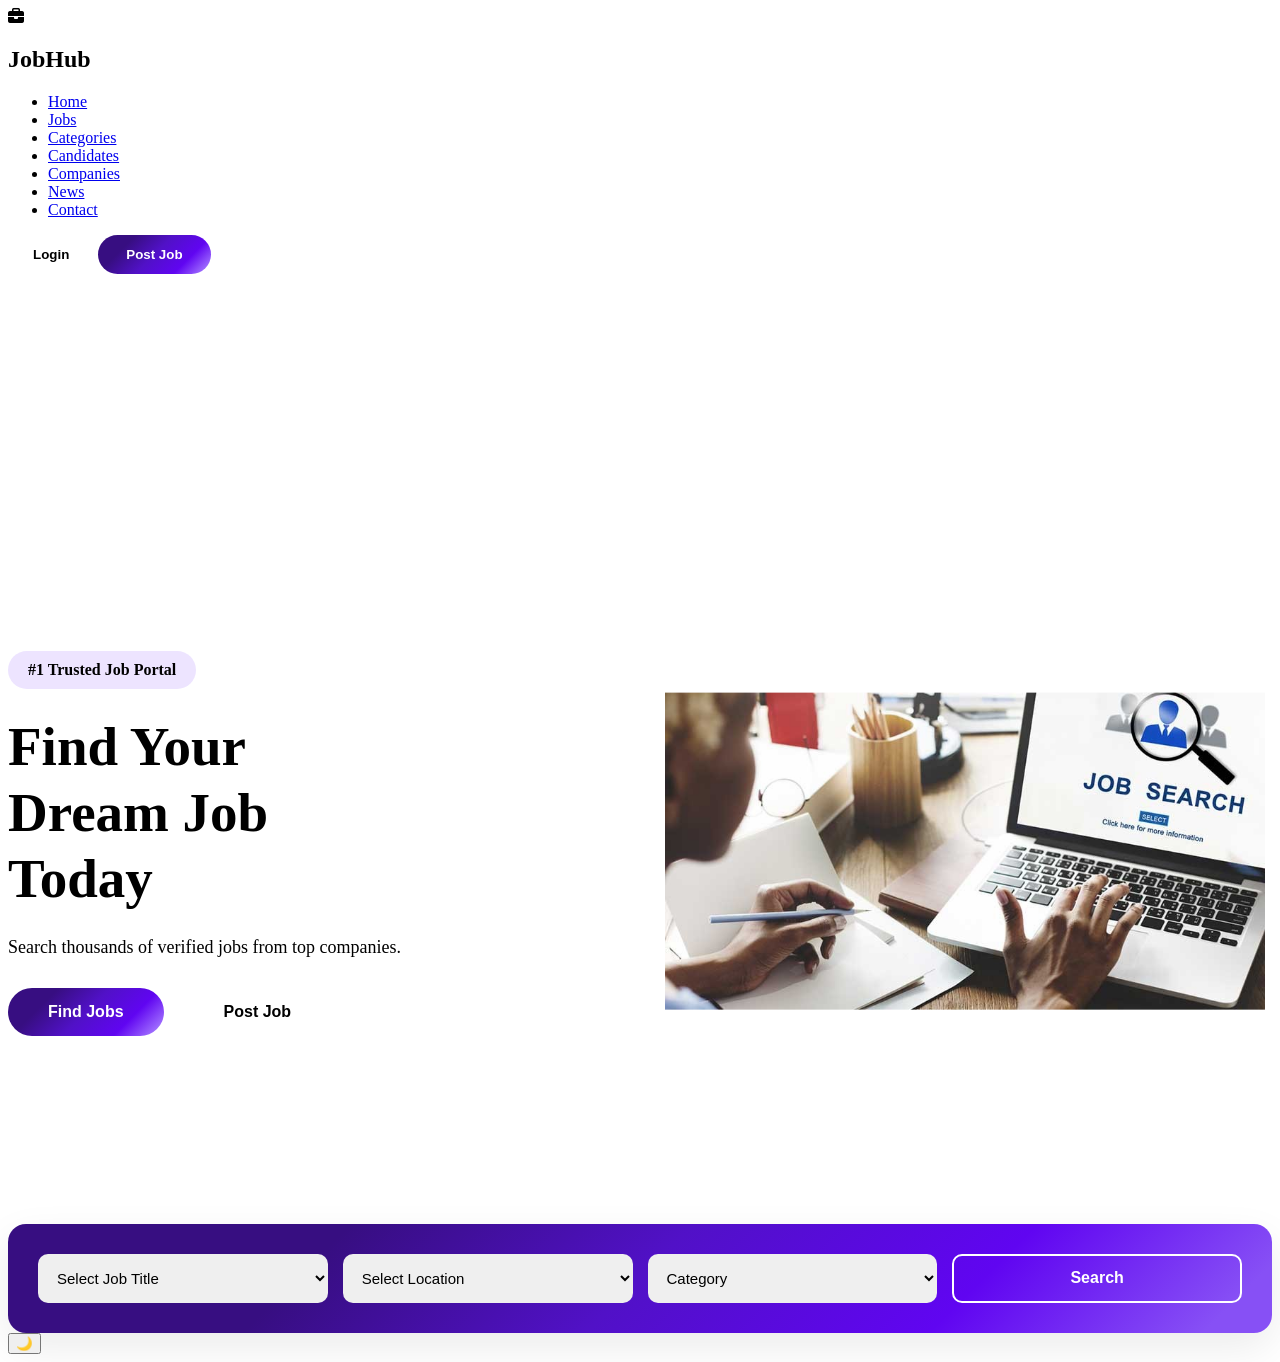
<file: index.html>
<!DOCTYPE html>
<html lang="en">
<head>
    <meta charset="UTF-8">
    <meta name="viewport" content="width=device-width, initial-scale=1.0">
    <title>JobHub Pro</title>

    <link rel="stylesheet" href="style.css">

   <link rel="stylesheet"
href="https://cdnjs.cloudflare.com/ajax/libs/font-awesome/6.7.2/css/all.min.css">

</head>

<body>

<!-- ================= NAVBAR ================= -->

<header class="navbar">

    <div class="logo">
        <i class="fa-solid fa-briefcase"></i>
        <h2>JobHub</h2>
    </div>

    <ul class="nav-links">
        <li><a href="index.html">Home</a></li>
        <li><a href="jobs.html">Jobs</a></li>
        <li><a href="categories.html">Categories</a></li>
        <li><a href="candidates.html">Candidates</a></li>
        <li><a href="companies.html">Companies</a></li>
        <li><a href="#">News</a></li>
        <li><a href="#">Contact</a></li>
    </ul>

    <div class="nav-btns">
        <button class="login">Login</button>
        <button class="post-job">Post Job</button>
    </div>

</header>

</header>

<!-- ================= HERO ================= -->

<section class="hero">

<div class="hero-left">

<span class="badge">
#1 Trusted Job Portal
</span>

<h1>

Find Your<br>

<span>Dream Job</span><br>

Today

</h1>

<p>

Search thousands of verified jobs from top companies.

</p>

<div class="hero-buttons">

<button class="primary-btn">

Find Jobs

</button>

<button class="secondary-btn">

Post Job

</button>

</div>

</div>

<div class="hero-right">

<img src="image.png">

</div>

</section>

<!-- ================= SEARCH ================= -->

<section class="search-section">

<div class="search-box">

<select>
    <option selected disabled>Select Job Title</option>
    <option>Frontend Developer</option>
    <option>Backend Developer</option>
    <option>Java Developer</option>
    <option>Python Developer</option>
    <option>UI/UX Designer</option>
    <option>Full Stack Developer</option>
    <option>React Developer</option>
    <option>Node.js Developer</option>
    <option>Data Analyst</option>
    <option>Software Engineer</option>
</select>

<select>
    <option selected disabled>Select Location</option>
    <option>Chennai</option>
    <option>Bangalore</option>
    <option>Hyderabad</option>
    <option>Coimbatore</option>
    <option>Madurai</option>
    <option>Trichy</option>
    <option>Salem</option>
    <option>Erode</option>
    <option>Tirunelveli</option>
    <option>Mumbai</option>
    <option>Delhi</option>
    <option>Kochi</option>
</select>

<select>

<option>

Category

</option>

<option>

Frontend

</option>

<option>

Backend

</option>

<option>

UI / UX

</option>

<option>

Java

</option>

<option>

Python

</option>
</select>
<button>
Search
</button>

</div>

</section>

<script src="script.js"></script>

</body>
</html>
</file>
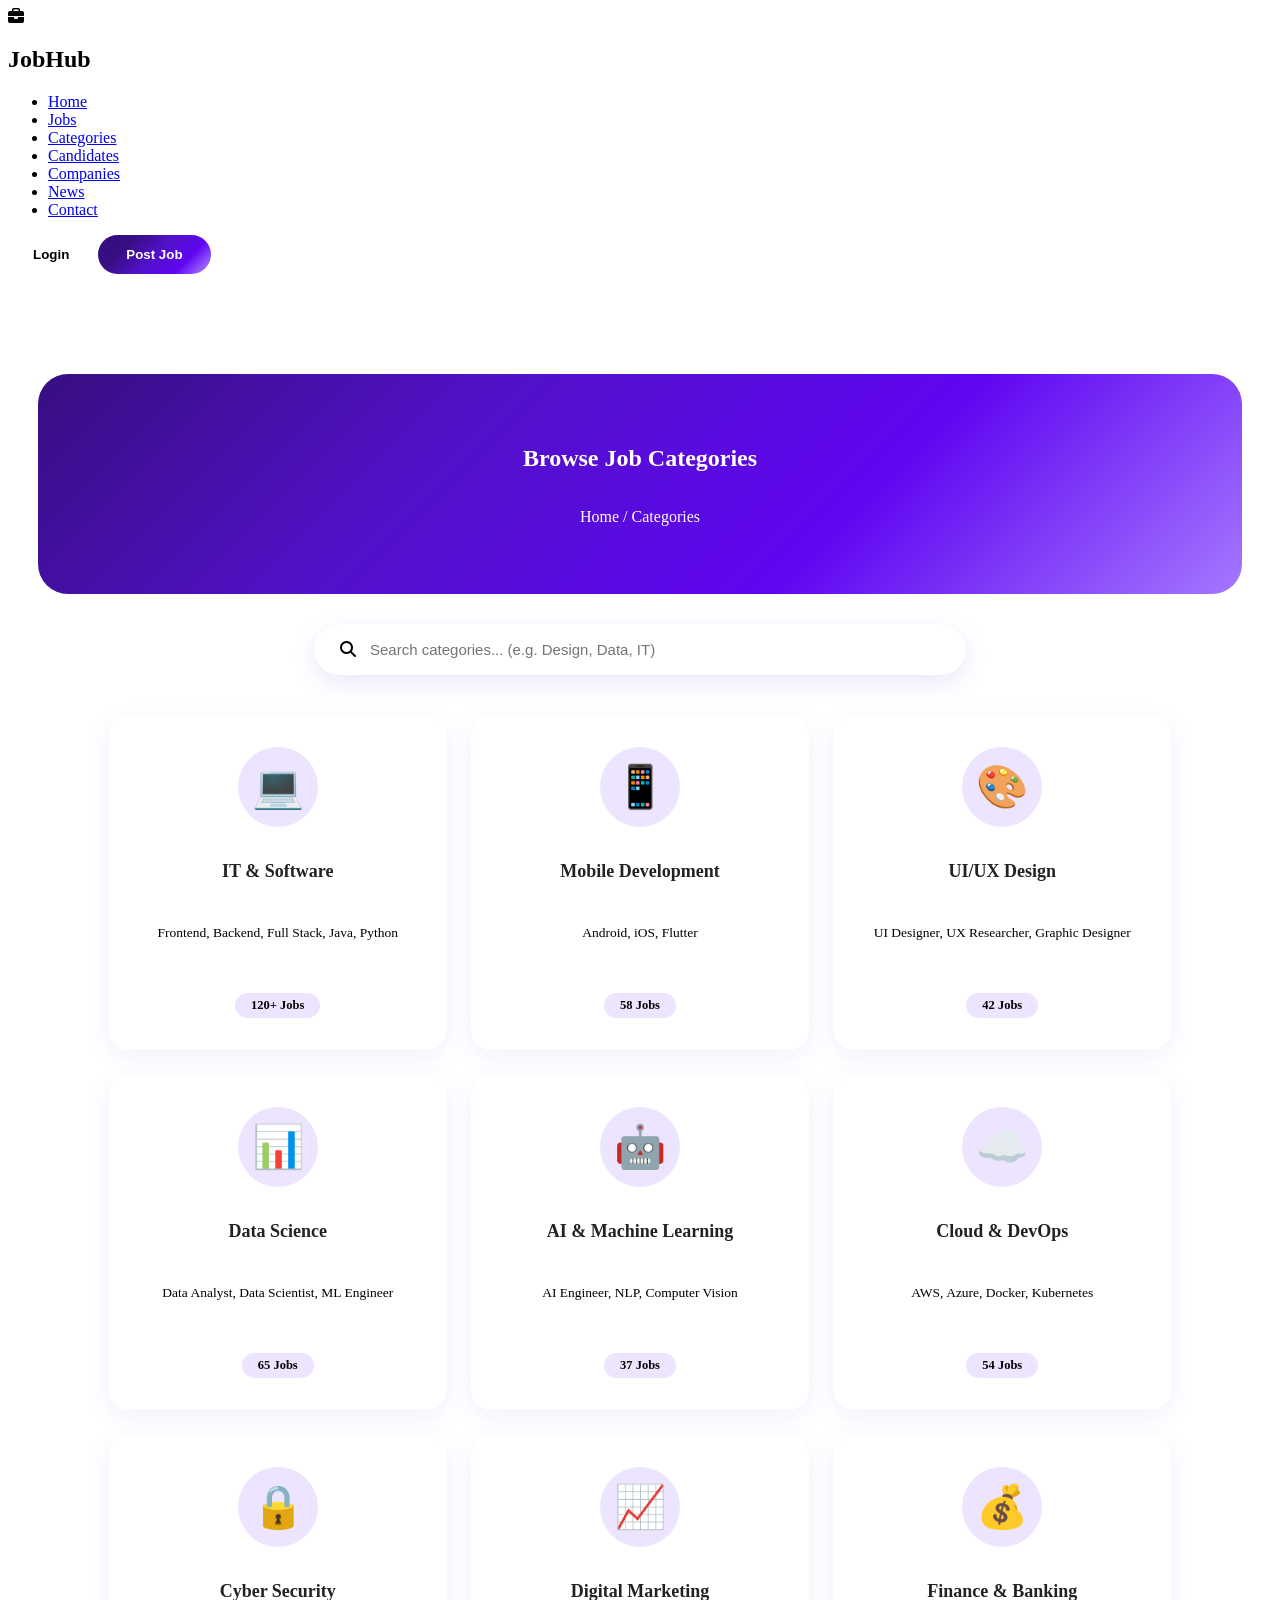
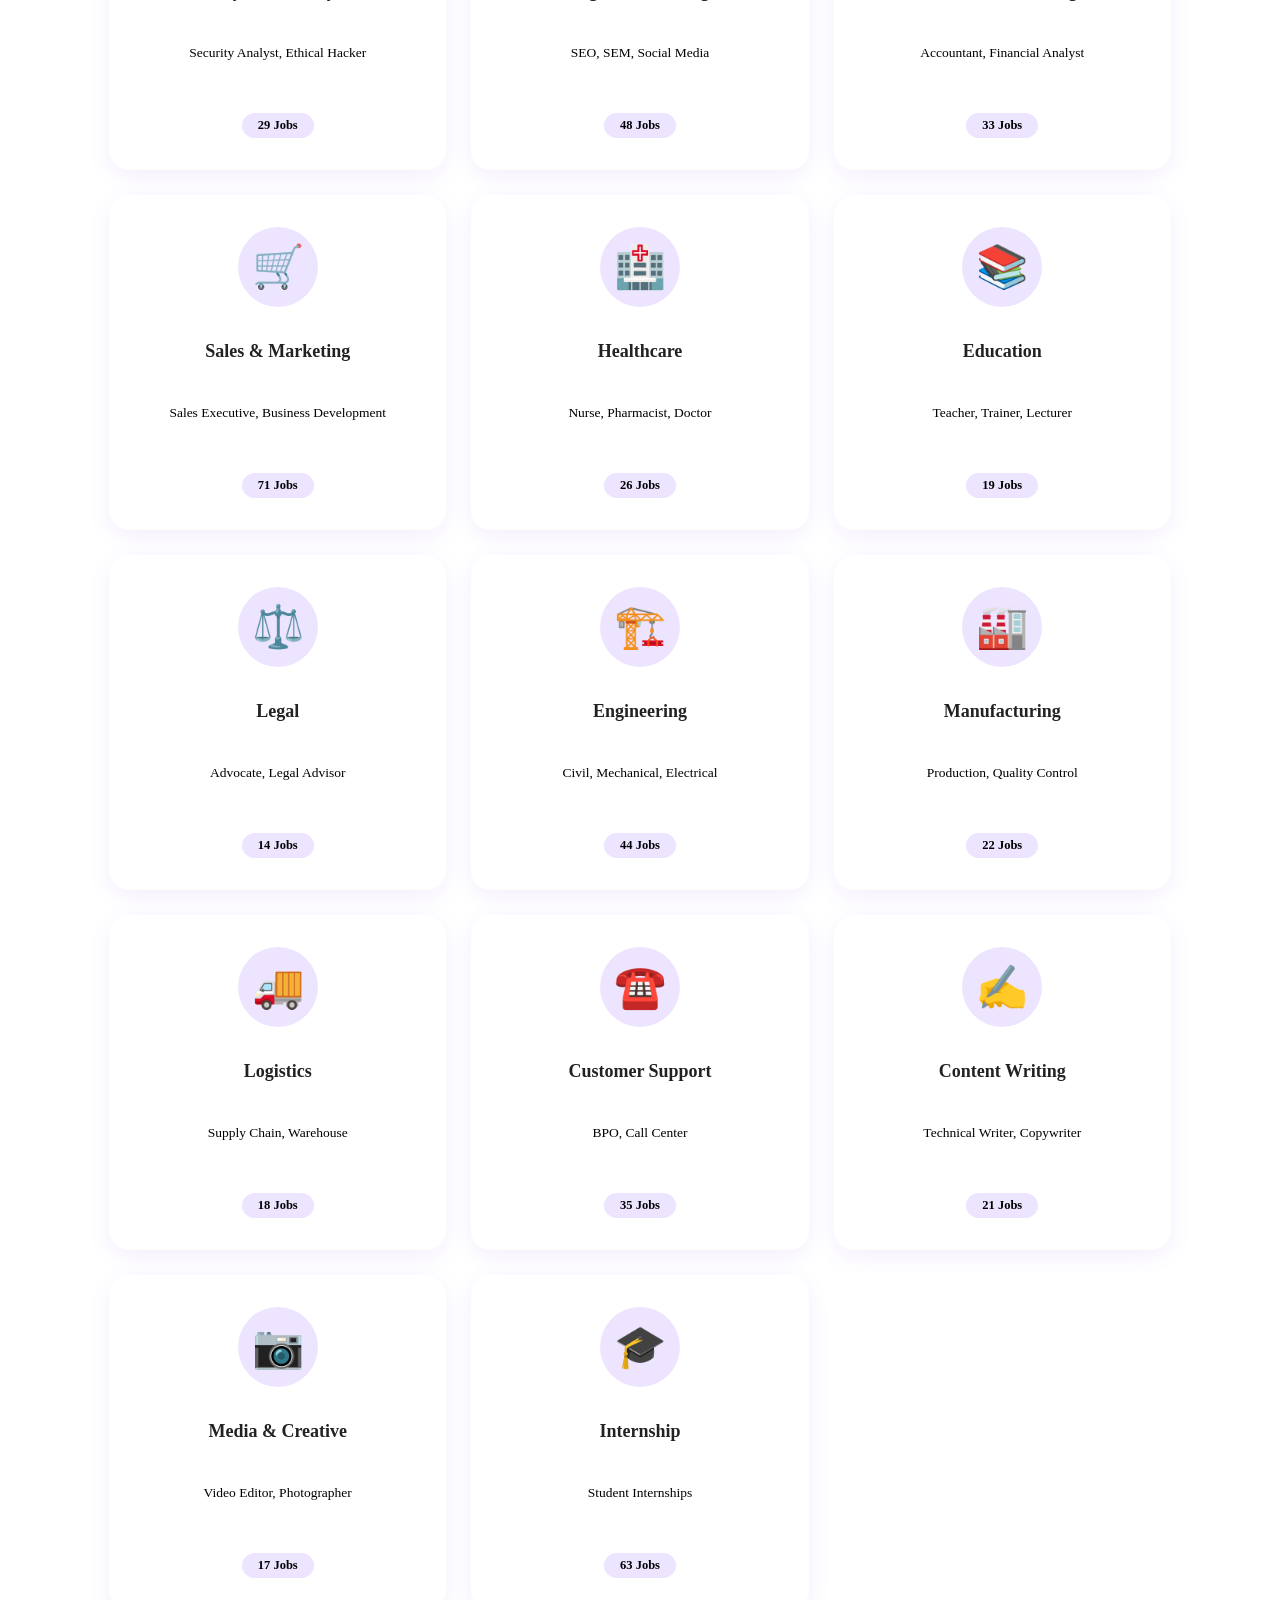
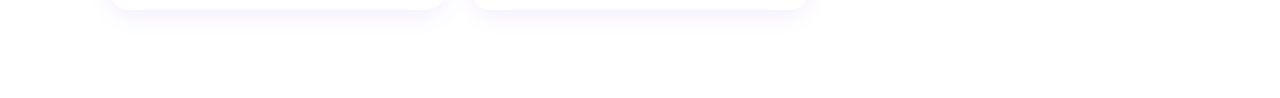
<file: categories.html>
<!DOCTYPE html>
<html lang="en">
<head>
<meta charset="UTF-8">
<meta name="viewport" content="width=device-width, initial-scale=1.0">
<title>Categories | JobHub</title>
<link rel="stylesheet" href="https://cdnjs.cloudflare.com/ajax/libs/font-awesome/6.7.2/css/all.min.css">
<link rel="stylesheet" href="style.css">
<link rel="stylesheet" href="categories.css">
</head>
<body>

<!-- ══ NAVBAR ══ -->
<header class="navbar">
  <div class="logo">
    <i class="fa-solid fa-briefcase"></i>
    <h2>JobHub</h2>
  </div>

  <ul class="nav-links">
    <li><a href="index.html">Home</a></li>
    <li><a href="jobs.html">Jobs</a></li>
    <li><a href="categories.html" class="active">Categories</a></li>
    <li><a href="candidates.html">Candidates</a></li>
    <li><a href="companies.html">Companies</a></li>
    <li><a href="news.html">News</a></li>
    <li><a href="contact.html">Contact</a></li>
  </ul>

  <div class="nav-btns">
    <button class="login">Login</button>
    <button class="post-job">Post Job</button>
  </div>
</header>

<!-- ══ BANNER ══ -->
<section class="job-banner">
  <h1>Browse Job Categories</h1>
  <p>Home / Categories</p>
</section>

<!-- ══ SEARCH BAR ══ -->
<div class="cat-search-wrap">
  <div class="cat-search">
    <i class="fa-solid fa-magnifying-glass"></i>
    <input type="text" id="categorySearch" placeholder="Search categories... (e.g. Design, Data, IT)">
  </div>
</div>

<!-- ══ CATEGORY GRID ══ -->
<section class="categories-container">

  <div class="category-card" data-name="it software" data-slug="it-software">
    <div class="cat-icon">💻</div>
    <h3>IT & Software</h3>
    <p>Frontend, Backend, Full Stack, Java, Python</p>
    <span class="cat-count">120+ Jobs</span>
  </div>

  <div class="category-card" data-name="mobile development android ios flutter" data-slug="mobile-development">
    <div class="cat-icon">📱</div>
    <h3>Mobile Development</h3>
    <p>Android, iOS, Flutter</p>
    <span class="cat-count">58 Jobs</span>
  </div>

  <div class="category-card" data-name="ui ux design" data-slug="ui-ux-design">
    <div class="cat-icon">🎨</div>
    <h3>UI/UX Design</h3>
    <p>UI Designer, UX Researcher, Graphic Designer</p>
    <span class="cat-count">42 Jobs</span>
  </div>

  <div class="category-card" data-name="data science analyst ml" data-slug="data-science">
    <div class="cat-icon">📊</div>
    <h3>Data Science</h3>
    <p>Data Analyst, Data Scientist, ML Engineer</p>
    <span class="cat-count">65 Jobs</span>
  </div>

  <div class="category-card" data-name="ai machine learning nlp computer vision" data-slug="ai-ml">
    <div class="cat-icon">🤖</div>
    <h3>AI & Machine Learning</h3>
    <p>AI Engineer, NLP, Computer Vision</p>
    <span class="cat-count">37 Jobs</span>
  </div>

  <div class="category-card" data-name="cloud devops aws azure docker kubernetes" data-slug="cloud-devops">
    <div class="cat-icon">☁️</div>
    <h3>Cloud & DevOps</h3>
    <p>AWS, Azure, Docker, Kubernetes</p>
    <span class="cat-count">54 Jobs</span>
  </div>

  <div class="category-card" data-name="cyber security ethical hacker" data-slug="cyber-security">
    <div class="cat-icon">🔒</div>
    <h3>Cyber Security</h3>
    <p>Security Analyst, Ethical Hacker</p>
    <span class="cat-count">29 Jobs</span>
  </div>

  <div class="category-card" data-name="digital marketing seo sem social media" data-slug="digital-marketing">
    <div class="cat-icon">📈</div>
    <h3>Digital Marketing</h3>
    <p>SEO, SEM, Social Media</p>
    <span class="cat-count">48 Jobs</span>
  </div>

  <div class="category-card" data-name="finance banking accountant financial analyst" data-slug="finance-banking">
    <div class="cat-icon">💰</div>
    <h3>Finance & Banking</h3>
    <p>Accountant, Financial Analyst</p>
    <span class="cat-count">33 Jobs</span>
  </div>

  <div class="category-card" data-name="sales marketing executive business development" data-slug="sales-marketing">
    <div class="cat-icon">🛒</div>
    <h3>Sales & Marketing</h3>
    <p>Sales Executive, Business Development</p>
    <span class="cat-count">71 Jobs</span>
  </div>

  <div class="category-card" data-name="healthcare nurse pharmacist doctor" data-slug="healthcare">
    <div class="cat-icon">🏥</div>
    <h3>Healthcare</h3>
    <p>Nurse, Pharmacist, Doctor</p>
    <span class="cat-count">26 Jobs</span>
  </div>

  <div class="category-card" data-name="education teacher trainer lecturer" data-slug="education">
    <div class="cat-icon">📚</div>
    <h3>Education</h3>
    <p>Teacher, Trainer, Lecturer</p>
    <span class="cat-count">19 Jobs</span>
  </div>

  <div class="category-card" data-name="legal advocate legal advisor" data-slug="legal">
    <div class="cat-icon">⚖️</div>
    <h3>Legal</h3>
    <p>Advocate, Legal Advisor</p>
    <span class="cat-count">14 Jobs</span>
  </div>

  <div class="category-card" data-name="engineering civil mechanical electrical" data-slug="engineering">
    <div class="cat-icon">🏗️</div>
    <h3>Engineering</h3>
    <p>Civil, Mechanical, Electrical</p>
    <span class="cat-count">44 Jobs</span>
  </div>

  <div class="category-card" data-name="manufacturing production quality control" data-slug="manufacturing">
    <div class="cat-icon">🏭</div>
    <h3>Manufacturing</h3>
    <p>Production, Quality Control</p>
    <span class="cat-count">22 Jobs</span>
  </div>

  <div class="category-card" data-name="logistics supply chain warehouse" data-slug="logistics">
    <div class="cat-icon">🚚</div>
    <h3>Logistics</h3>
    <p>Supply Chain, Warehouse</p>
    <span class="cat-count">18 Jobs</span>
  </div>

  <div class="category-card" data-name="customer support bpo call center" data-slug="customer-support">
    <div class="cat-icon">☎️</div>
    <h3>Customer Support</h3>
    <p>BPO, Call Center</p>
    <span class="cat-count">35 Jobs</span>
  </div>

  <div class="category-card" data-name="content writing technical writer copywriter" data-slug="content-writing">
    <div class="cat-icon">✍️</div>
    <h3>Content Writing</h3>
    <p>Technical Writer, Copywriter</p>
    <span class="cat-count">21 Jobs</span>
  </div>

  <div class="category-card" data-name="media creative video editor photographer" data-slug="media-creative">
    <div class="cat-icon">📷</div>
    <h3>Media & Creative</h3>
    <p>Video Editor, Photographer</p>
    <span class="cat-count">17 Jobs</span>
  </div>

  <div class="category-card" data-name="internship student internships" data-slug="internship">
    <div class="cat-icon">🎓</div>
    <h3>Internship</h3>
    <p>Student Internships</p>
    <span class="cat-count">63 Jobs</span>
  </div>

  <p class="no-results" id="noResults" style="display:none;">No categories found 😕</p>

</section>

<script src="categories.js"></script>
</body>
</html>
</file>
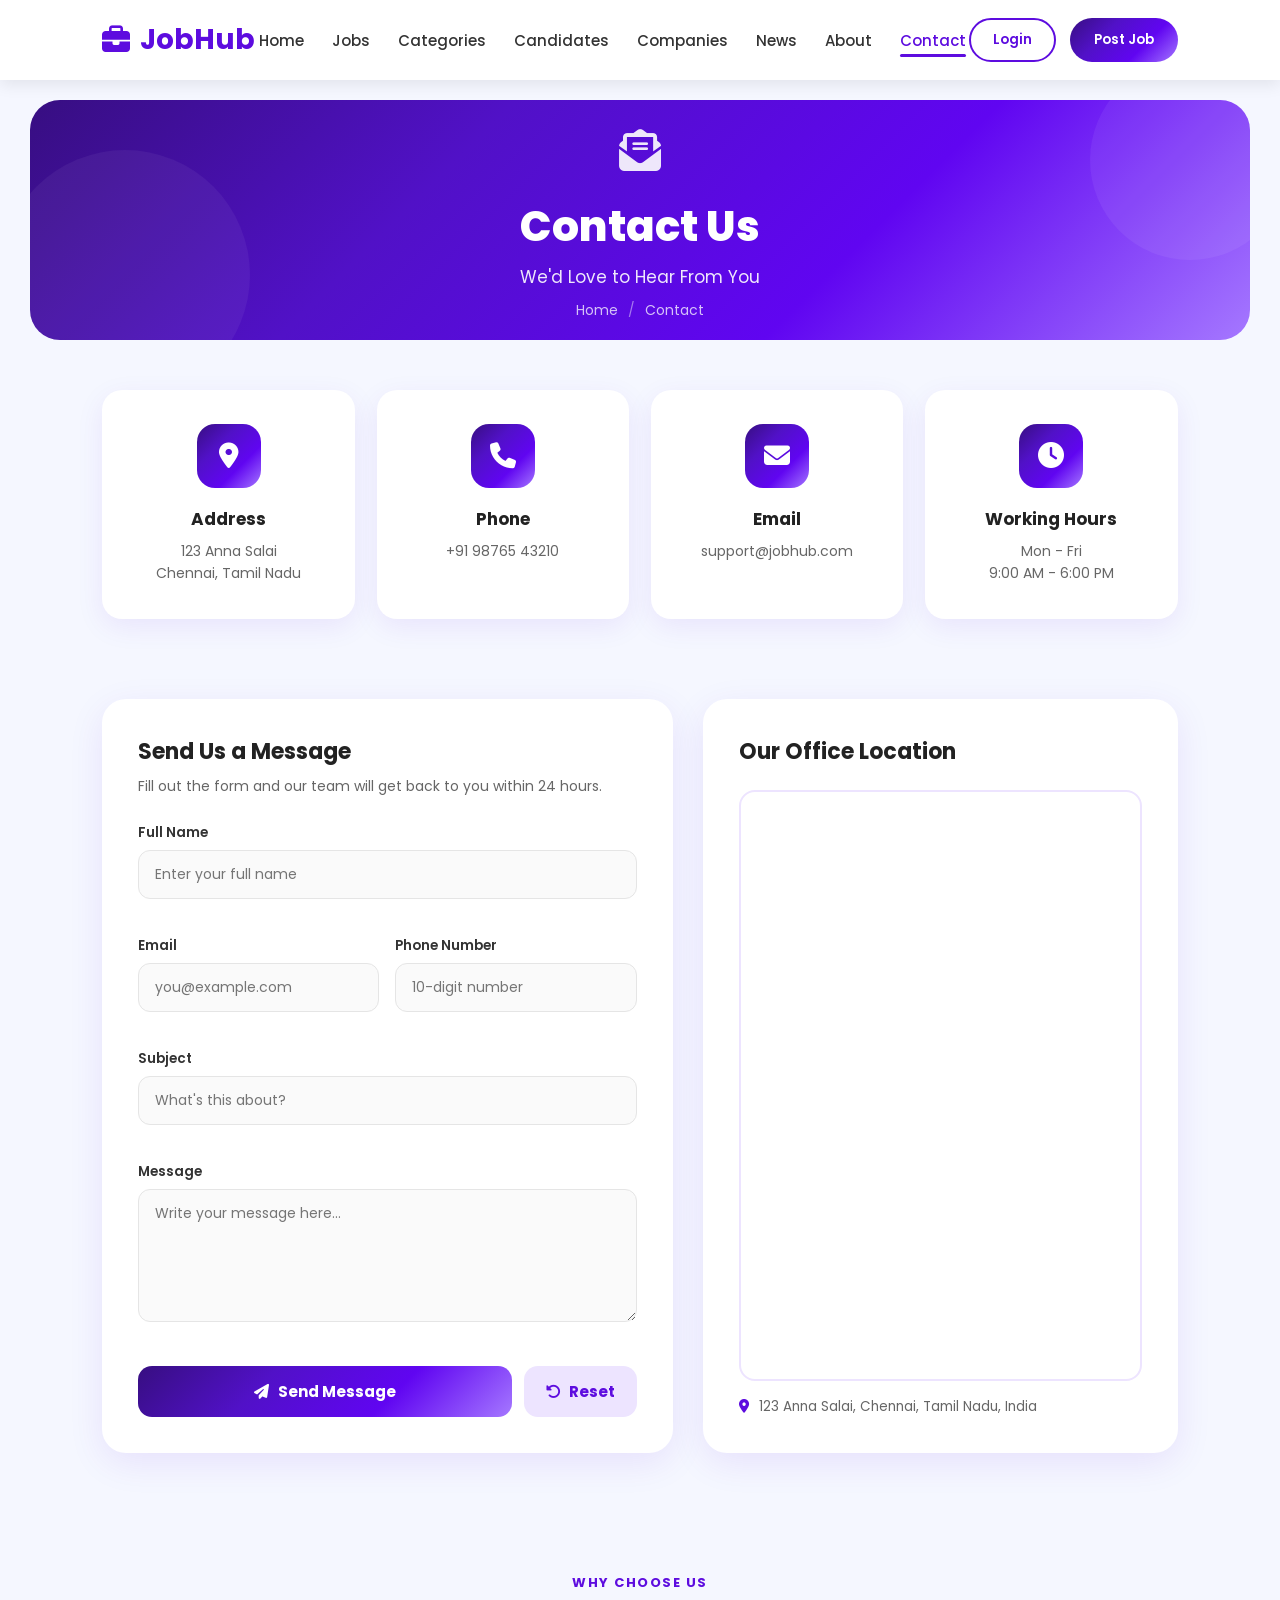
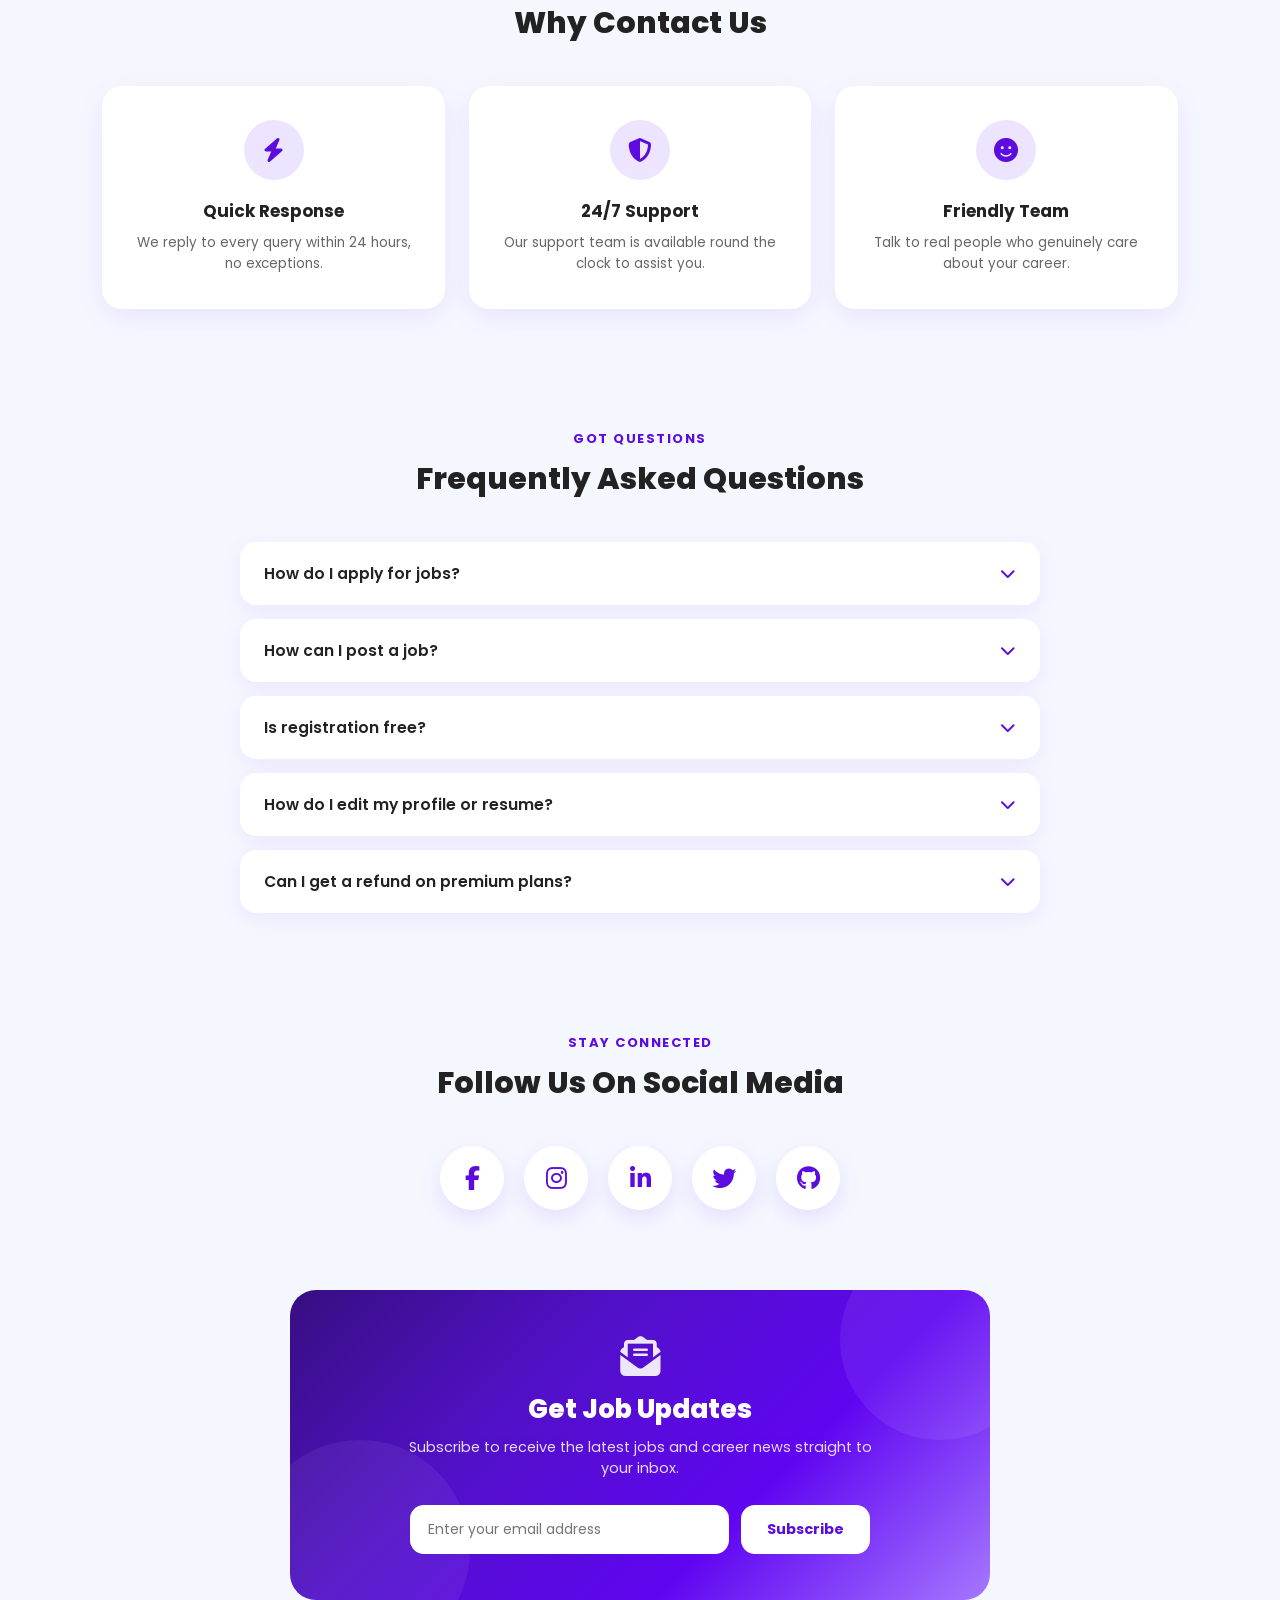
<file: contact.html>
<!DOCTYPE html>
<html lang="en">
<head>
<meta charset="UTF-8">
<meta name="viewport" content="width=device-width, initial-scale=1.0">
<title>Contact | JobHub</title>
<link rel="stylesheet" href="https://cdnjs.cloudflare.com/ajax/libs/font-awesome/6.7.2/css/all.min.css">
<link rel="stylesheet" href="contact.css">
</head>
<body>

<!-- ══ NAVBAR ══ -->
<header class="navbar">
  <div class="logo">
    <i class="fa-solid fa-briefcase"></i>
    <h2>JobHub</h2>
  </div>
  <ul class="nav-links">
    <li><a href="index.html">Home</a></li>
    <li><a href="jobs.html">Jobs</a></li>
    <li><a href="categories.html">Categories</a></li>
    <li><a href="candidates.html">Candidates</a></li>
    <li><a href="companies.html">Companies</a></li>
    <li><a href="news.html">News</a></li>
    <li><a href="about.html">About</a></li>
    <li><a href="contact.html" class="active">Contact</a></li>
  </ul>
  <div class="nav-btns">
    <button class="login">Login</button>
    <button class="post-job">Post Job</button>
  </div>
</header>

<!-- ══ BANNER ══ -->
<section class="page-banner">
  <div class="banner-icon"><i class="fa-solid fa-envelope-open-text"></i></div>
  <h1>Contact Us</h1>
  <p class="sub">We'd Love to Hear From You</p>
  <p class="crumb">Home <span>/</span> Contact</p>
</section>

<!-- ══ CONTACT INFO CARDS ══ -->
<section class="info-section reveal">
  <div class="info-grid">
    <div class="info-card">
      <div class="info-icon"><i class="fa-solid fa-location-dot"></i></div>
      <h3>Address</h3>
      <p>123 Anna Salai<br>Chennai, Tamil Nadu</p>
    </div>
    <div class="info-card">
      <div class="info-icon"><i class="fa-solid fa-phone"></i></div>
      <h3>Phone</h3>
      <p>+91 98765 43210</p>
    </div>
    <div class="info-card">
      <div class="info-icon"><i class="fa-solid fa-envelope"></i></div>
      <h3>Email</h3>
      <p>support@jobhub.com</p>
    </div>
    <div class="info-card">
      <div class="info-icon"><i class="fa-solid fa-clock"></i></div>
      <h3>Working Hours</h3>
      <p>Mon - Fri<br>9:00 AM - 6:00 PM</p>
    </div>
  </div>
</section>

<!-- ══ CONTACT FORM + MAP ══ -->
<section class="form-map-section reveal">
  <div class="form-map-grid">

    <!-- CONTACT FORM -->
    <div class="form-card">
      <h2>Send Us a Message</h2>
      <p class="form-sub">Fill out the form and our team will get back to you within 24 hours.</p>

      <form id="contactForm" novalidate>
        <div class="form-group">
          <label for="fullName">Full Name</label>
          <input type="text" id="fullName" placeholder="Enter your full name">
          <span class="error-msg" id="err-fullName"></span>
        </div>

        <div class="form-row">
          <div class="form-group">
            <label for="email">Email</label>
            <input type="text" id="email" placeholder="you@example.com">
            <span class="error-msg" id="err-email"></span>
          </div>
          <div class="form-group">
            <label for="phone">Phone Number</label>
            <input type="text" id="phone" placeholder="10-digit number" maxlength="10">
            <span class="error-msg" id="err-phone"></span>
          </div>
        </div>

        <div class="form-group">
          <label for="subject">Subject</label>
          <input type="text" id="subject" placeholder="What's this about?">
          <span class="error-msg" id="err-subject"></span>
        </div>

        <div class="form-group">
          <label for="message">Message</label>
          <textarea id="message" rows="5" placeholder="Write your message here..."></textarea>
          <span class="error-msg" id="err-message"></span>
        </div>

        <div class="form-actions">
          <button type="submit" class="send-btn"><i class="fa-solid fa-paper-plane"></i> Send Message</button>
          <button type="button" class="reset-btn" onclick="resetForm()"><i class="fa-solid fa-rotate-left"></i> Reset</button>
        </div>
      </form>
    </div>

    <!-- MAP -->
    <div class="map-card">
      <h2>Our Office Location</h2>
      <div class="map-wrap">
        <iframe
          src="https://www.google.com/maps?q=Anna+Salai,Chennai,Tamil+Nadu&output=embed"
          width="100%" height="100%" style="border:0;" allowfullscreen="" loading="lazy">
        </iframe>
      </div>
      <div class="map-address">
        <i class="fa-solid fa-location-dot"></i>
        <span>123 Anna Salai, Chennai, Tamil Nadu, India</span>
      </div>
    </div>

  </div>
</section>

<!-- ══ WHY CONTACT US ══ -->
<section class="why-section reveal">
  <p class="section-eyebrow">Why Choose Us</p>
  <h2 class="section-heading">Why Contact Us</h2>
  <div class="why-grid">
    <div class="why-card">
      <div class="why-icon"><i class="fa-solid fa-bolt"></i></div>
      <h3>Quick Response</h3>
      <p>We reply to every query within 24 hours, no exceptions.</p>
    </div>
    <div class="why-card">
      <div class="why-icon"><i class="fa-solid fa-shield-halved"></i></div>
      <h3>24/7 Support</h3>
      <p>Our support team is available round the clock to assist you.</p>
    </div>
    <div class="why-card">
      <div class="why-icon"><i class="fa-solid fa-face-smile"></i></div>
      <h3>Friendly Team</h3>
      <p>Talk to real people who genuinely care about your career.</p>
    </div>
  </div>
</section>

<!-- ══ FAQ ══ -->
<section class="faq-section reveal">
  <p class="section-eyebrow">Got Questions</p>
  <h2 class="section-heading">Frequently Asked Questions</h2>

  <div class="faq-list">
    <div class="faq-item">
      <button class="faq-question">
        How do I apply for jobs?
        <i class="fa-solid fa-chevron-down"></i>
      </button>
      <div class="faq-answer">
        <p>Create a free account, complete your profile with your resume and skills, then browse the Jobs page and click Apply Now on any listing that fits you.</p>
      </div>
    </div>

    <div class="faq-item">
      <button class="faq-question">
        How can I post a job?
        <i class="fa-solid fa-chevron-down"></i>
      </button>
      <div class="faq-answer">
        <p>Click the "Post Job" button in the navbar, sign in as an employer, and fill in the job details form. Your listing goes live after a quick review.</p>
      </div>
    </div>

    <div class="faq-item">
      <button class="faq-question">
        Is registration free?
        <i class="fa-solid fa-chevron-down"></i>
      </button>
      <div class="faq-answer">
        <p>Yes, creating a candidate account and applying to jobs is completely free. Employers get a limited number of free job posts before premium plans apply.</p>
      </div>
    </div>

    <div class="faq-item">
      <button class="faq-question">
        How do I edit my profile or resume?
        <i class="fa-solid fa-chevron-down"></i>
      </button>
      <div class="faq-answer">
        <p>Go to your Dashboard after logging in, select "Edit Profile", and update your details, skills, or upload a new resume at any time.</p>
      </div>
    </div>

    <div class="faq-item">
      <button class="faq-question">
        Can I get a refund on premium plans?
        <i class="fa-solid fa-chevron-down"></i>
      </button>
      <div class="faq-answer">
        <p>Refunds are available within 7 days of purchase if no job posts were published using the plan. Contact our support team to request one.</p>
      </div>
    </div>
  </div>
</section>

<!-- ══ SOCIAL MEDIA ══ -->
<section class="social-section reveal">
  <p class="section-eyebrow">Stay Connected</p>
  <h2 class="section-heading">Follow Us On Social Media</h2>
  <div class="social-row">
    <a href="#" class="social-icon facebook" title="Facebook"><i class="fa-brands fa-facebook-f"></i></a>
    <a href="#" class="social-icon instagram" title="Instagram"><i class="fa-brands fa-instagram"></i></a>
    <a href="#" class="social-icon linkedin" title="LinkedIn"><i class="fa-brands fa-linkedin-in"></i></a>
    <a href="#" class="social-icon twitter" title="Twitter"><i class="fa-brands fa-twitter"></i></a>
    <a href="#" class="social-icon github" title="GitHub"><i class="fa-brands fa-github"></i></a>
  </div>
</section>

<!-- ══ NEWSLETTER ══ -->
<section class="newsletter-section reveal">
  <div class="newsletter-box">
    <i class="fa-solid fa-envelope-open-text envelope-icon"></i>
    <h2>Get Job Updates</h2>
    <p>Subscribe to receive the latest jobs and career news straight to your inbox.</p>
    <div class="newsletter-form">
      <input type="email" id="newsletterEmail" placeholder="Enter your email address">
      <button onclick="subscribeNewsletter()">Subscribe</button>
    </div>
  </div>
</section>

<!-- ══ SUCCESS MODAL ══ -->
<div class="modal-overlay" id="successModal">
  <div class="success-modal">
    <div class="success-icon"><i class="fa-solid fa-circle-check"></i></div>
    <h2>Message Sent Successfully</h2>
    <p>Thanks for reaching out! Our team will get back to you within 24 hours.</p>
    <button class="modal-close-btn" onclick="closeSuccessModal()">Close</button>
  </div>
</div>

<!-- TOAST -->
<div class="toast" id="toast"><i class="fa-solid fa-check-circle"></i> <span id="toast-msg"></span></div>

<script src="contact.js"></script>
</body>
</html>
</file>
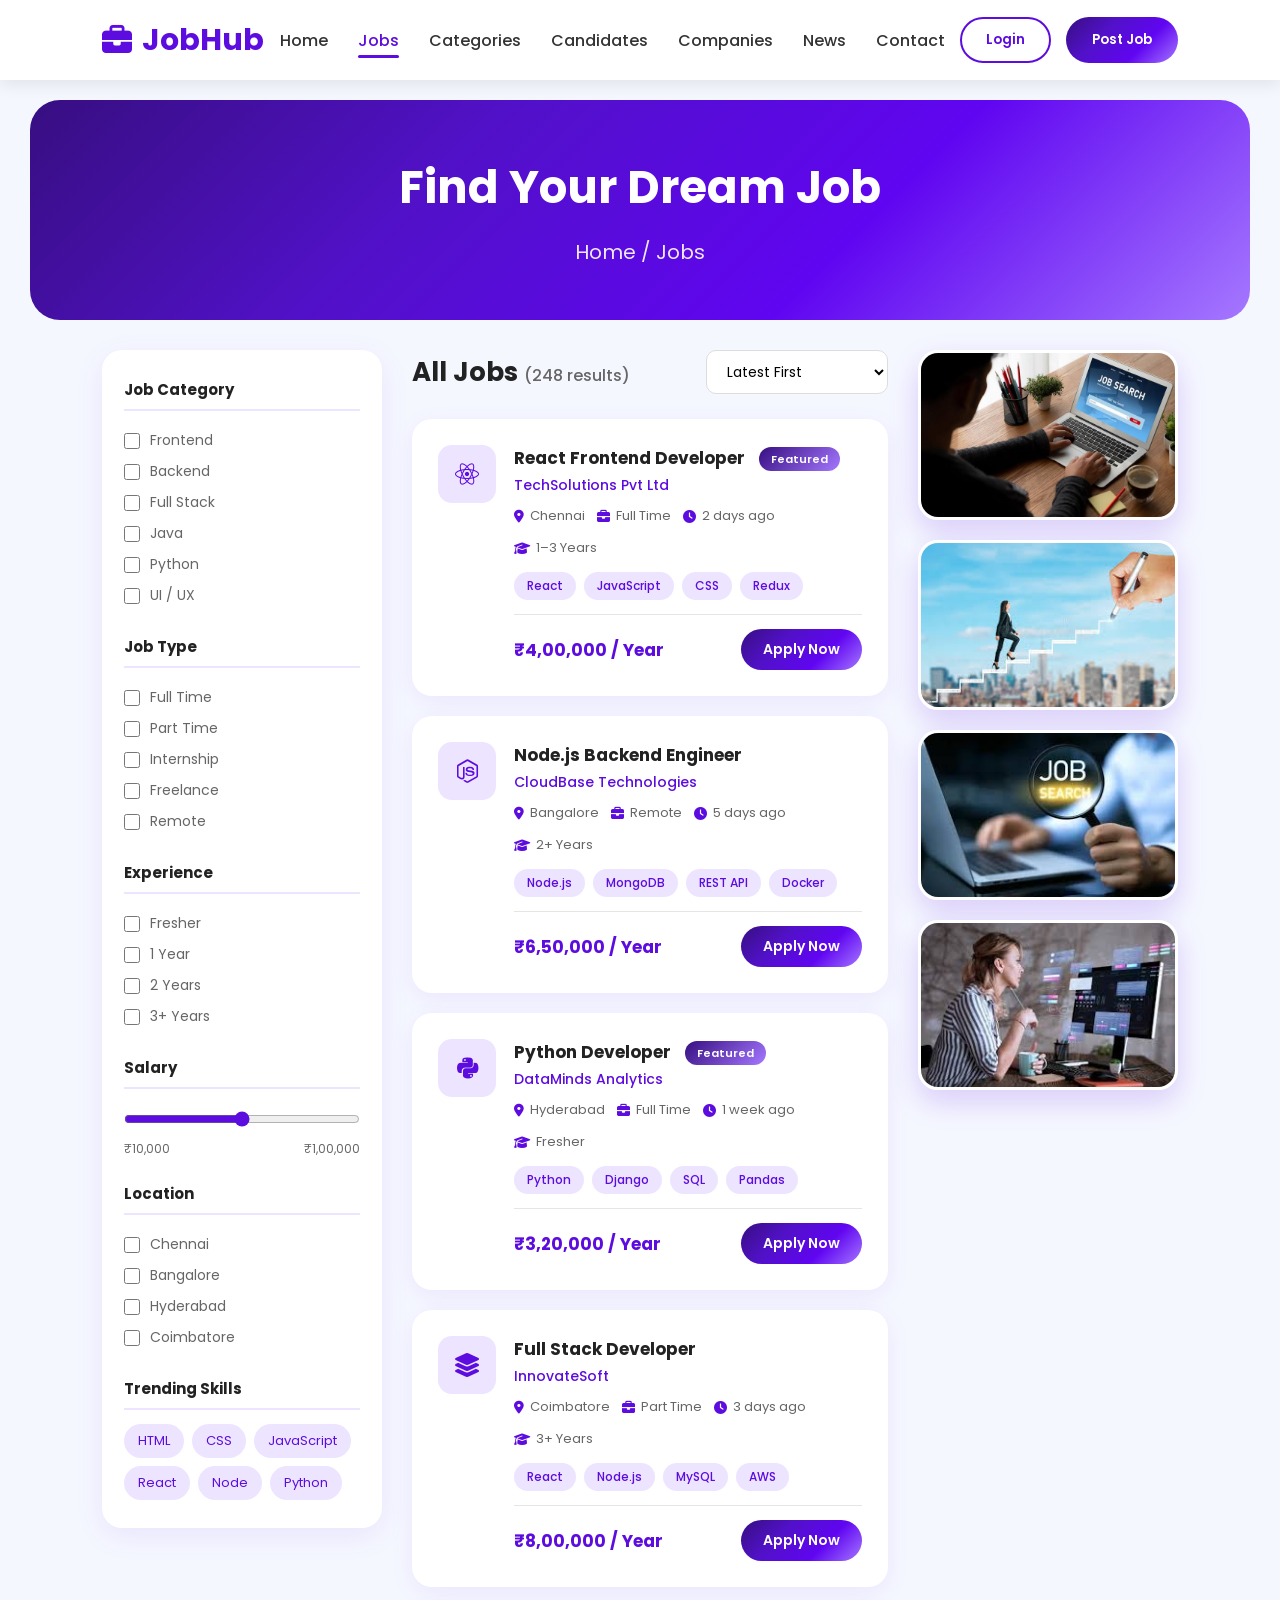
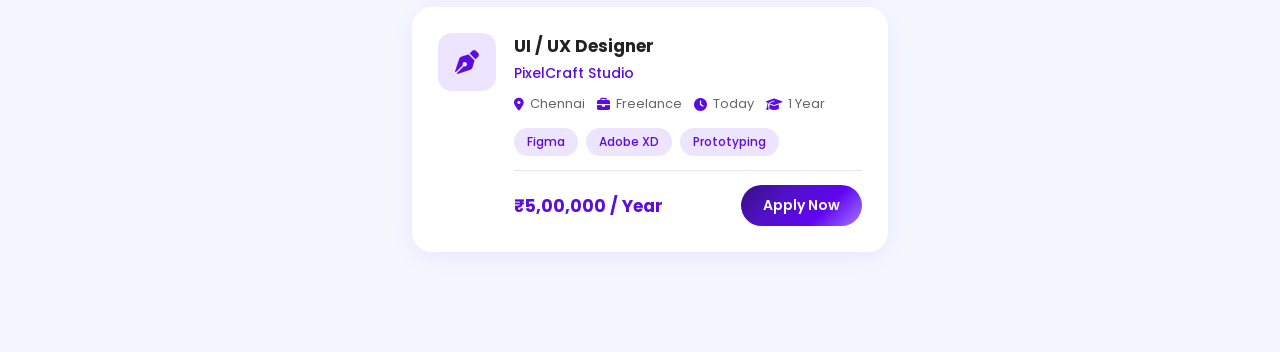
<file: jobs.html>
<!DOCTYPE html>
<html lang="en">
<head>
<meta charset="UTF-8">
<meta name="viewport" content="width=device-width, initial-scale=1.0">
<title>Jobs | JobHub</title>
<link rel="stylesheet" href="https://cdnjs.cloudflare.com/ajax/libs/font-awesome/6.7.2/css/all.min.css">
<link rel="stylesheet" href="jobs.css">
</head>
<body>

<!-- ══ NAVBAR ══ -->
<header class="navbar">
  <div class="logo">
    <i class="fa-solid fa-briefcase"></i>
    <h2>JobHub</h2>
  </div>

  <ul class="nav-links">
    <li><a href="index.html">Home</a></li>
    <li><a href="jobs.html" class="active">Jobs</a></li>
    <li><a href="categories.html">Categories</a></li>
    <li><a href="candidates.html">Candidates</a></li>
    <li><a href="companies.html">Companies</a></li>
    <li><a href="news.html">News</a></li>
    <li><a href="contact.html">Contact</a></li>
  </ul>

  <div class="nav-btns">
    <button class="login">Login</button>
    <button class="post-job">Post Job</button>
  </div>
</header>

<!-- ══ BANNER ══ -->
<section class="job-banner">
  <h1>Find Your Dream Job</h1>
  <p>Home / Jobs</p>
</section>

<!-- ══ MAIN LAYOUT ══ -->
<section class="jobs-container">

  <!-- LEFT SIDEBAR — Filters -->
  <div class="sidebar">

    <div class="filter-group">
      <h3>Job Category</h3>
      <label><input type="checkbox"> Frontend</label>
      <label><input type="checkbox"> Backend</label>
      <label><input type="checkbox"> Full Stack</label>
      <label><input type="checkbox"> Java</label>
      <label><input type="checkbox"> Python</label>
      <label><input type="checkbox"> UI / UX</label>
    </div>

    <div class="filter-group">
      <h3>Job Type</h3>
      <label><input type="checkbox"> Full Time</label>
      <label><input type="checkbox"> Part Time</label>
      <label><input type="checkbox"> Internship</label>
      <label><input type="checkbox"> Freelance</label>
      <label><input type="checkbox"> Remote</label>
    </div>

    <div class="filter-group">
      <h3>Experience</h3>
      <label><input type="checkbox"> Fresher</label>
      <label><input type="checkbox"> 1 Year</label>
      <label><input type="checkbox"> 2 Years</label>
      <label><input type="checkbox"> 3+ Years</label>
    </div>

    <div class="filter-group">
      <h3>Salary</h3>
      <input type="range" min="10000" max="100000">
      <div class="salary-labels">
        <span>₹10,000</span>
        <span>₹1,00,000</span>
      </div>
    </div>

    <div class="filter-group">
      <h3>Location</h3>
      <label><input type="checkbox"> Chennai</label>
      <label><input type="checkbox"> Bangalore</label>
      <label><input type="checkbox"> Hyderabad</label>
      <label><input type="checkbox"> Coimbatore</label>
    </div>

    <div class="filter-group">
      <h3>Trending Skills</h3>
      <div class="skills">
        <span>HTML</span>
        <span>CSS</span>
        <span>JavaScript</span>
        <span>React</span>
        <span>Node</span>
        <span>Python</span>
      </div>
    </div>

  </div>
  <!-- END LEFT SIDEBAR -->

  <!-- MIDDLE — Job Cards -->
  <div class="jobs-content">

    <div class="top-bar">
      <h2>All Jobs <span style="font-size:16px;color:var(--text);font-weight:500">(248 results)</span></h2>
      <select>
        <option>Latest First</option>
        <option>Salary: High to Low</option>
        <option>Salary: Low to High</option>
        <option>Most Relevant</option>
      </select>
    </div>

    <!-- Card 1 -->
    <div class="job-card">
      <div class="company-logo"><i class="fa-brands fa-react"></i></div>
      <div class="job-info">
        <h3>React Frontend Developer <span class="featured-badge">Featured</span></h3>
        <p class="company-name">TechSolutions Pvt Ltd</p>
        <div class="job-meta">
          <span><i class="fa-solid fa-location-dot"></i> Chennai</span>
          <span><i class="fa-solid fa-briefcase"></i> Full Time</span>
          <span><i class="fa-solid fa-clock"></i> 2 days ago</span>
          <span><i class="fa-solid fa-graduation-cap"></i> 1–3 Years</span>
        </div>
        <div class="job-tags">
          <span>React</span><span>JavaScript</span><span>CSS</span><span>Redux</span>
        </div>
        <div class="job-footer">
          <span class="salary">₹4,00,000 / Year</span>
          <button class="apply-btn">Apply Now</button>
        </div>
      </div>
    </div>

    <!-- Card 2 -->
    <div class="job-card">
      <div class="company-logo"><i class="fa-brands fa-node-js"></i></div>
      <div class="job-info">
        <h3>Node.js Backend Engineer</h3>
        <p class="company-name">CloudBase Technologies</p>
        <div class="job-meta">
          <span><i class="fa-solid fa-location-dot"></i> Bangalore</span>
          <span><i class="fa-solid fa-briefcase"></i> Remote</span>
          <span><i class="fa-solid fa-clock"></i> 5 days ago</span>
          <span><i class="fa-solid fa-graduation-cap"></i> 2+ Years</span>
        </div>
        <div class="job-tags">
          <span>Node.js</span><span>MongoDB</span><span>REST API</span><span>Docker</span>
        </div>
        <div class="job-footer">
          <span class="salary">₹6,50,000 / Year</span>
          <button class="apply-btn">Apply Now</button>
        </div>
      </div>
    </div>

    <!-- Card 3 -->
    <div class="job-card">
      <div class="company-logo"><i class="fa-brands fa-python"></i></div>
      <div class="job-info">
        <h3>Python Developer <span class="featured-badge">Featured</span></h3>
        <p class="company-name">DataMinds Analytics</p>
        <div class="job-meta">
          <span><i class="fa-solid fa-location-dot"></i> Hyderabad</span>
          <span><i class="fa-solid fa-briefcase"></i> Full Time</span>
          <span><i class="fa-solid fa-clock"></i> 1 week ago</span>
          <span><i class="fa-solid fa-graduation-cap"></i> Fresher</span>
        </div>
        <div class="job-tags">
          <span>Python</span><span>Django</span><span>SQL</span><span>Pandas</span>
        </div>
        <div class="job-footer">
          <span class="salary">₹3,20,000 / Year</span>
          <button class="apply-btn">Apply Now</button>
        </div>
      </div>
    </div>

    <!-- Card 4 -->
    <div class="job-card">
      <div class="company-logo"><i class="fa-solid fa-layer-group"></i></div>
      <div class="job-info">
        <h3>Full Stack Developer</h3>
        <p class="company-name">InnovateSoft</p>
        <div class="job-meta">
          <span><i class="fa-solid fa-location-dot"></i> Coimbatore</span>
          <span><i class="fa-solid fa-briefcase"></i> Part Time</span>
          <span><i class="fa-solid fa-clock"></i> 3 days ago</span>
          <span><i class="fa-solid fa-graduation-cap"></i> 3+ Years</span>
        </div>
        <div class="job-tags">
          <span>React</span><span>Node.js</span><span>MySQL</span><span>AWS</span>
        </div>
        <div class="job-footer">
          <span class="salary">₹8,00,000 / Year</span>
          <button class="apply-btn">Apply Now</button>
        </div>
      </div>
    </div>

    <!-- Card 5 -->
    <div class="job-card">
      <div class="company-logo"><i class="fa-solid fa-pen-nib"></i></div>
      <div class="job-info">
        <h3>UI / UX Designer</h3>
        <p class="company-name">PixelCraft Studio</p>
        <div class="job-meta">
          <span><i class="fa-solid fa-location-dot"></i> Chennai</span>
          <span><i class="fa-solid fa-briefcase"></i> Freelance</span>
          <span><i class="fa-solid fa-clock"></i> Today</span>
          <span><i class="fa-solid fa-graduation-cap"></i> 1 Year</span>
        </div>
        <div class="job-tags">
          <span>Figma</span><span>Adobe XD</span><span>Prototyping</span>
        </div>
        <div class="job-footer">
          <span class="salary">₹5,00,000 / Year</span>
          <button class="apply-btn">Apply Now</button>
        </div>
      </div>
    </div>

  </div>
  <!-- END MIDDLE -->

  <!-- RIGHT SIDEBAR — Images -->
  <div class="sidebar-image">
    <img src="image copy.png" alt="Ad 1">
    <img src="image copy 2.png" alt="Ad 2">
    <img src="image copy 3.png" alt="Ad 3">
    <img src="image copy 4.png" alt="Ad 4">
  </div>

</section>
<script src="jobs.js"></script>

</body>
</html>
</file>
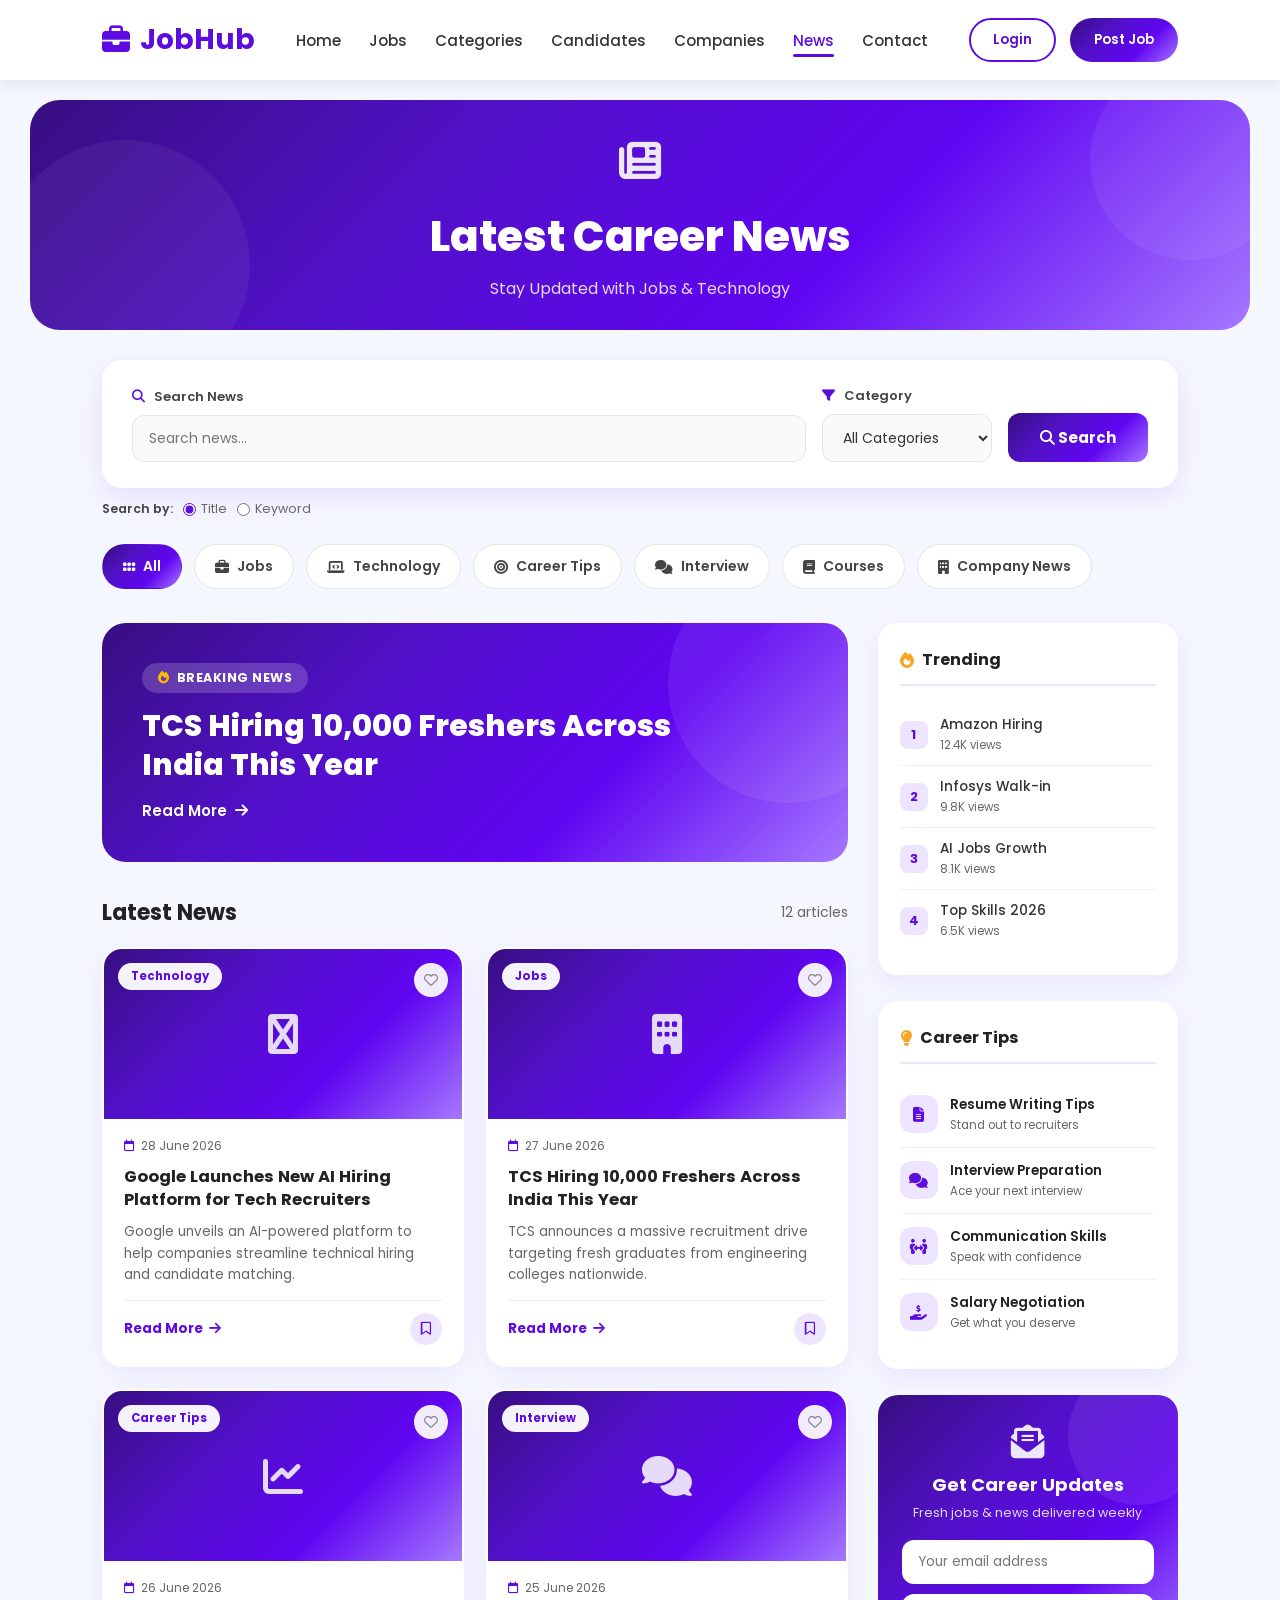
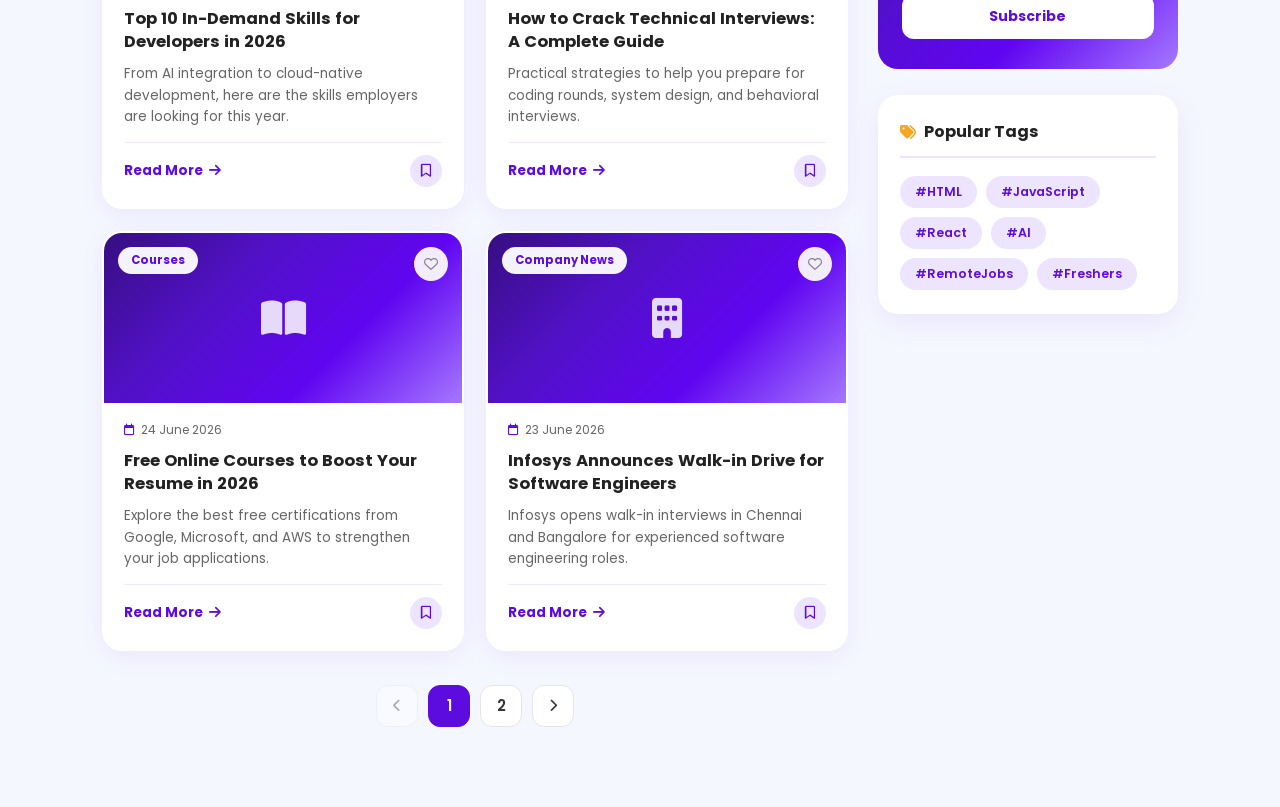
<file: news.html>
<!DOCTYPE html>
<html lang="en">
<head>
<meta charset="UTF-8">
<meta name="viewport" content="width=device-width, initial-scale=1.0">
<title>News | JobHub</title>
<link rel="stylesheet" href="https://cdnjs.cloudflare.com/ajax/libs/font-awesome/6.7.2/css/all.min.css">
<link rel="stylesheet" href="news.css">
</head>
<body>

<!-- ══ NAVBAR ══ -->
<header class="navbar">
  <div class="logo">
    <i class="fa-solid fa-briefcase"></i>
    <h2>JobHub</h2>
  </div>
  <ul class="nav-links">
    <li><a href="index.html">Home</a></li>
    <li><a href="jobs.html">Jobs</a></li>
    <li><a href="categories.html">Categories</a></li>
    <li><a href="candidates.html">Candidates</a></li>
    <li><a href="companies.html">Companies</a></li>
    <li><a href="news.html" class="active">News</a></li>
    <li><a href="contact.html">Contact</a></li>
  </ul>
  <div class="nav-btns">
    <button class="login">Login</button>
    <button class="post-job">Post Job</button>
  </div>
</header>

<!-- ══ BANNER ══ -->
<section class="page-banner">
  <div class="banner-icon"><i class="fa-solid fa-newspaper"></i></div>
  <h1>Latest Career News</h1>
  <p>Stay Updated with Jobs & Technology</p>
</section>

<!-- ══ SEARCH BAR ══ -->
<div class="search-section">
  <div class="search-box">
    <div class="search-field">
      <label><i class="fa-solid fa-magnifying-glass"></i> Search News</label>
      <input type="text" id="searchInput" placeholder="Search news...">
    </div>
    <div class="search-field">
      <label><i class="fa-solid fa-filter"></i> Category</label>
      <select id="catSelect">
        <option value="">All Categories</option>
        <option value="Jobs">Jobs</option>
        <option value="Technology">Technology</option>
        <option value="Career Tips">Career Tips</option>
        <option value="Interview">Interview</option>
        <option value="Courses">Courses</option>
        <option value="Company News">Company News</option>
      </select>
    </div>
    <button class="search-btn" onclick="applyFilters()"><i class="fa-solid fa-magnifying-glass"></i> Search</button>
  </div>
  <div class="search-by">
    <span class="label">Search by:</span>
    <label><input type="radio" name="searchBy" value="title" checked> Title</label>
    <label><input type="radio" name="searchBy" value="keyword"> Keyword</label>
  </div>
</div>

<!-- ══ CATEGORY FILTER ══ -->
<div class="category-section">
  <div class="category-row" id="categoryRow">
    <span class="cat-chip active" data-cat="" onclick="selectCategory(this,'')"><i class="fa-solid fa-grip"></i> All</span>
    <span class="cat-chip" data-cat="Jobs" onclick="selectCategory(this,'Jobs')"><i class="fa-solid fa-briefcase"></i> Jobs</span>
    <span class="cat-chip" data-cat="Technology" onclick="selectCategory(this,'Technology')"><i class="fa-solid fa-laptop-code"></i> Technology</span>
    <span class="cat-chip" data-cat="Career Tips" onclick="selectCategory(this,'Career Tips')"><i class="fa-solid fa-bullseye"></i> Career Tips</span>
    <span class="cat-chip" data-cat="Interview" onclick="selectCategory(this,'Interview')"><i class="fa-solid fa-comments"></i> Interview</span>
    <span class="cat-chip" data-cat="Courses" onclick="selectCategory(this,'Courses')"><i class="fa-solid fa-book"></i> Courses</span>
    <span class="cat-chip" data-cat="Company News" onclick="selectCategory(this,'Company News')"><i class="fa-solid fa-building"></i> Company News</span>
  </div>
</div>

<!-- ══ MAIN LAYOUT ══ -->
<div class="news-container">

  <!-- LEFT: NEWS -->
  <div>
    <!-- FEATURED NEWS -->
    <div class="featured-card" id="featuredCard" onclick="openModal(featuredId)">
      <span class="breaking-tag"><i class="fa-solid fa-fire"></i> BREAKING NEWS</span>
      <h2 id="featuredTitle">TCS Hiring 10,000 Freshers Across India This Year</h2>
      <span class="read-more">Read More <i class="fa-solid fa-arrow-right"></i></span>
    </div>

    <div class="section-label">
      <h2>Latest News</h2>
      <span id="resultCount">12 articles</span>
    </div>

    <div id="news-grid"></div>

    <div class="pagination" id="pagination"></div>
  </div>

  <!-- RIGHT: SIDEBAR -->
  <aside class="news-sidebar">

    <!-- Trending -->
    <div class="sidebar-box">
      <h3><i class="fa-solid fa-fire"></i> Trending</h3>
      <div class="trending-item" onclick="searchTrend('Amazon Hiring')">
        <span class="trend-num">1</span>
        <div><p class="trend-text">Amazon Hiring</p><p class="trend-views">12.4K views</p></div>
      </div>
      <div class="trending-item" onclick="searchTrend('Infosys Walk-in')">
        <span class="trend-num">2</span>
        <div><p class="trend-text">Infosys Walk-in</p><p class="trend-views">9.8K views</p></div>
      </div>
      <div class="trending-item" onclick="searchTrend('AI Jobs Growth')">
        <span class="trend-num">3</span>
        <div><p class="trend-text">AI Jobs Growth</p><p class="trend-views">8.1K views</p></div>
      </div>
      <div class="trending-item" onclick="searchTrend('Top Skills 2026')">
        <span class="trend-num">4</span>
        <div><p class="trend-text">Top Skills 2026</p><p class="trend-views">6.5K views</p></div>
      </div>
    </div>

    <!-- Career Tips -->
    <div class="sidebar-box">
      <h3><i class="fa-solid fa-lightbulb"></i> Career Tips</h3>
      <div class="tip-card">
        <div class="tip-icon"><i class="fa-solid fa-file-lines"></i></div>
        <div class="tip-text"><h4>Resume Writing Tips</h4><p>Stand out to recruiters</p></div>
      </div>
      <div class="tip-card">
        <div class="tip-icon"><i class="fa-solid fa-comments"></i></div>
        <div class="tip-text"><h4>Interview Preparation</h4><p>Ace your next interview</p></div>
      </div>
      <div class="tip-card">
        <div class="tip-icon"><i class="fa-solid fa-people-arrows"></i></div>
        <div class="tip-text"><h4>Communication Skills</h4><p>Speak with confidence</p></div>
      </div>
      <div class="tip-card">
        <div class="tip-icon"><i class="fa-solid fa-hand-holding-dollar"></i></div>
        <div class="tip-text"><h4>Salary Negotiation</h4><p>Get what you deserve</p></div>
      </div>
    </div>

    <!-- Newsletter -->
    <div class="newsletter-box">
      <i class="fa-solid fa-envelope-open-text envelope"></i>
      <h3>Get Career Updates</h3>
      <p>Fresh jobs & news delivered weekly</p>
      <input type="email" id="newsletterEmail" placeholder="Your email address">
      <button onclick="subscribe()">Subscribe</button>
    </div>

    <!-- Popular Tags -->
    <div class="sidebar-box">
      <h3><i class="fa-solid fa-tags"></i> Popular Tags</h3>
      <div class="tags-wrap" id="tagsWrap">
        <span class="tag-chip" onclick="filterByTag(this,'HTML')">#HTML</span>
        <span class="tag-chip" onclick="filterByTag(this,'JavaScript')">#JavaScript</span>
        <span class="tag-chip" onclick="filterByTag(this,'React')">#React</span>
        <span class="tag-chip" onclick="filterByTag(this,'AI')">#AI</span>
        <span class="tag-chip" onclick="filterByTag(this,'RemoteJobs')">#RemoteJobs</span>
        <span class="tag-chip" onclick="filterByTag(this,'Freshers')">#Freshers</span>
      </div>
    </div>

  </aside>
</div>

<!-- ══ READ MORE MODAL ══ -->
<div class="modal-overlay" id="modal">
  <div class="modal">
    <button class="modal-close" onclick="closeModal()"><i class="fa-solid fa-xmark"></i></button>
    <div class="modal-img" id="modal-img"><i class="fa-solid fa-newspaper"></i></div>
    <div class="modal-content-pad">
      <div class="modal-meta">
        <span class="cat-badge" id="modal-cat"></span>
        <span class="modal-date" id="modal-date"></span>
      </div>
      <h2 id="modal-title"></h2>
      <p class="modal-full-text" id="modal-text"></p>
      <div class="modal-actions-row">
        <button class="modal-like-btn" id="modal-like-btn" onclick="toggleLikeModal()">
          <i class="fa-regular fa-heart"></i> <span id="modal-like-count">0</span> Likes
        </button>
        <button class="modal-bookmark-btn" id="modal-bookmark-btn" onclick="toggleBookmarkModal()">
          <i class="fa-regular fa-bookmark"></i> Save
        </button>
      </div>
    </div>
  </div>
</div>

<!-- TOAST -->
<div class="toast" id="toast"><i class="fa-solid fa-check-circle"></i> <span id="toast-msg"></span></div>

<script>
/* ══════════════════════════
   NEWS DATA
══════════════════════════ */
const newsData = [
  { id:1, title:"Google Launches New AI Hiring Platform for Tech Recruiters", category:"Technology", date:"28 June 2026", icon:"fa-google", desc:"Google unveils an AI-powered platform to help companies streamline technical hiring and candidate matching.", full:"Google has officially launched a new AI-driven hiring platform aimed at simplifying technical recruitment for companies of all sizes. The platform uses machine learning to match candidates with job openings based on skills, experience, and project history rather than just keywords. Early adopters report a 40% reduction in time-to-hire. The tool also includes automated skill assessments and bias-reduction features designed to create fairer hiring outcomes. Industry experts believe this could reshape how tech companies approach recruitment in the coming years.", tags:["AI","Technology"], likes:124 },
  { id:2, title:"TCS Hiring 10,000 Freshers Across India This Year", category:"Jobs", date:"27 June 2026", icon:"fa-building", desc:"TCS announces a massive recruitment drive targeting fresh graduates from engineering colleges nationwide.", full:"Tata Consultancy Services has announced plans to hire over 10,000 fresh graduates across India in the current fiscal year. The recruitment drive will focus on candidates from engineering and computer science backgrounds, with roles spanning software development, testing, and cloud infrastructure. Candidates will go through an online assessment followed by technical and HR interviews. TCS stated that this hiring push is part of its strategy to strengthen its talent pipeline amid growing demand for digital transformation services.", tags:["Freshers","Jobs"], likes:312 },
  { id:3, title:"Top 10 In-Demand Skills for Developers in 2026", category:"Career Tips", date:"26 June 2026", icon:"fa-chart-line", desc:"From AI integration to cloud-native development, here are the skills employers are looking for this year.", full:"As the tech industry continues to evolve, certain skills are becoming increasingly valuable to employers. This year's list includes AI/ML integration, cloud-native architecture, React and modern JavaScript frameworks, cybersecurity fundamentals, and DevOps practices. Soft skills like communication and adaptability remain just as critical as technical know-how. Developers who continuously upskill in these areas report significantly better job prospects and salary growth compared to those who don't.", tags:["React","AI"], likes:198 },
  { id:4, title:"How to Crack Technical Interviews: A Complete Guide", category:"Interview", date:"25 June 2026", icon:"fa-comments", desc:"Practical strategies to help you prepare for coding rounds, system design, and behavioral interviews.", full:"Technical interviews can be daunting, but proper preparation makes all the difference. This guide covers the three major rounds most companies use: coding assessments, system design discussions, and behavioral interviews. For coding rounds, practicing data structures and algorithms on platforms like LeetCode is essential. System design interviews require understanding scalability, databases, and trade-offs. Behavioral rounds assess communication and cultural fit, so preparing structured answers using the STAR method can help candidates stand out.", tags:["Freshers"], likes:156 },
  { id:5, title:"Free Online Courses to Boost Your Resume in 2026", category:"Courses", date:"24 June 2026", icon:"fa-book-open", desc:"Explore the best free certifications from Google, Microsoft, and AWS to strengthen your job applications.", full:"Free certifications are a great way to add credibility to your resume without breaking the bank. Google offers free courses in data analytics and IT support, Microsoft provides Azure fundamentals certification, and AWS has cloud practitioner courses available at no cost. These certifications not only build practical skills but also signal to recruiters that you're proactive about learning. Many candidates report receiving more interview callbacks after adding relevant certifications to their profiles.", tags:["RemoteJobs"], likes:89 },
  { id:6, title:"Infosys Announces Walk-in Drive for Software Engineers", category:"Company News", date:"23 June 2026", icon:"fa-building", desc:"Infosys opens walk-in interviews in Chennai and Bangalore for experienced software engineering roles.", full:"Infosys has announced a walk-in interview drive for experienced software engineers in Chennai and Bangalore. The drive targets candidates with 2-6 years of experience in Java, Python, and cloud technologies. Interested candidates need to carry their updated resume and relevant certificates. The company stated this is part of its ongoing effort to scale up its digital engineering teams to meet rising client demand across BFSI and healthcare sectors.", tags:["Jobs"], likes:142 },
  { id:7, title:"Remote Work Jobs Continue to Rise in 2026", category:"Jobs", date:"22 June 2026", icon:"fa-house-laptop", desc:"New survey shows remote and hybrid job postings have grown by 35% compared to last year.", full:"A recent industry survey reveals that remote and hybrid job postings have grown by 35% year-over-year, signaling a continued shift in workplace flexibility. Tech, customer support, and content roles lead the remote job market, with companies citing improved employee satisfaction and access to wider talent pools as key drivers. Job seekers are increasingly prioritizing remote options, with many willing to accept slightly lower pay in exchange for flexibility.", tags:["RemoteJobs"], likes:210 },
  { id:8, title:"React 20 Released with Major Performance Improvements", category:"Technology", date:"21 June 2026", icon:"fa-react", desc:"The latest React version brings faster rendering, smaller bundle sizes, and improved developer tools.", full:"The React team has released version 20, bringing significant performance improvements including faster initial rendering, reduced bundle sizes, and enhanced developer tooling. The update also introduces improved error boundaries and better support for server components. Developers are encouraged to review the migration guide before upgrading existing projects, as some APIs have been deprecated in favor of more efficient alternatives.", tags:["React","JavaScript"], likes:267 },
  { id:9, title:"Mastering Salary Negotiation: Tips That Actually Work", category:"Career Tips", date:"20 June 2026", icon:"fa-hand-holding-dollar", desc:"Learn how to confidently negotiate your salary and benefits package during job offers.", full:"Salary negotiation is a skill many job seekers avoid, often leaving money on the table. Experts recommend researching market rates beforehand, letting the employer state a number first, and focusing on total compensation rather than just base salary. Practicing your pitch and remaining calm and professional throughout the conversation significantly increases the chances of a successful negotiation outcome.", tags:["Freshers"], likes:175 },
  { id:10, title:"Amazon Hiring Drive Opens for Cloud Engineers", category:"Jobs", date:"19 June 2026", icon:"fa-building", desc:"Amazon Web Services is expanding its India team with new openings for cloud infrastructure engineers.", full:"Amazon Web Services has opened a major hiring drive for cloud infrastructure engineers across its India offices. The roles span junior to senior levels, with a focus on AWS certifications, containerization, and DevOps practices. Candidates with hands-on experience in Kubernetes and Terraform are especially encouraged to apply. AWS stated the expansion supports growing enterprise demand for cloud migration services in the region.", tags:["AI"], likes:198 },
  { id:11, title:"Behavioral Interview Questions You Should Practice", category:"Interview", date:"18 June 2026", icon:"fa-comments", desc:"A breakdown of common behavioral questions and how to structure winning answers using the STAR method.", full:"Behavioral interviews assess how candidates handle real workplace situations. Common questions include describing a time you overcame a challenge, handled conflict with a coworker, or led a project under pressure. Using the STAR method—Situation, Task, Action, Result—helps structure clear, compelling answers. Practicing these responses beforehand can significantly boost confidence and clarity during the actual interview.", tags:["Freshers"], likes:133 },
  { id:12, title:"AI Job Market Set to Grow 45% by 2027, Report Finds", category:"Technology", date:"17 June 2026", icon:"fa-robot", desc:"A new industry report projects massive growth in AI-related job roles over the next two years.", full:"A newly published industry report projects that AI-related job roles will grow by 45% by 2027, driven by increasing enterprise adoption of machine learning and automation tools. Roles in highest demand include AI engineers, prompt specialists, and ML operations professionals. The report also notes a growing skills gap, encouraging professionals from adjacent fields to upskill through targeted AI and data science courses.", tags:["AI"], likes:289 }
];

let likedNews = new Set();
let bookmarkedNews = new Set();
let likeCounts = {};
newsData.forEach(n => likeCounts[n.id] = n.likes);

const featuredId = 2;
let currentModalId = null;

/* ══════════════════════════
   STATE
══════════════════════════ */
let currentPage = 1;
const perPage = 6;
let activeCategory = '';
let activeTag = '';

/* ══════════════════════════
   FILTER LOGIC
══════════════════════════ */
function getFilteredNews() {
  const search = document.getElementById('searchInput').value.toLowerCase();
  const catDrop = document.getElementById('catSelect').value;
  const searchBy = document.querySelector('input[name="searchBy"]:checked').value;
  const cat = activeCategory || catDrop;

  return newsData.filter(n => {
    let matchSearch = true;
    if (search) {
      if (searchBy === 'title') {
        matchSearch = n.title.toLowerCase().includes(search);
      } else {
        matchSearch = n.title.toLowerCase().includes(search) ||
          n.desc.toLowerCase().includes(search) ||
          n.tags.some(t => t.toLowerCase().includes(search));
      }
    }
    const matchCat = !cat || n.category === cat;
    const matchTag = !activeTag || n.tags.includes(activeTag);
    return matchSearch && matchCat && matchTag;
  });
}

/* ══════════════════════════
   RENDER
══════════════════════════ */
function render() {
  const filtered = getFilteredNews();
  const totalPages = Math.ceil(filtered.length / perPage);
  currentPage = Math.min(currentPage, Math.max(1, totalPages));
  const paged = filtered.slice((currentPage-1)*perPage, currentPage*perPage);

  const grid = document.getElementById('news-grid');
  grid.innerHTML = paged.length
    ? paged.map(n => cardHTML(n)).join('')
    : `<div class="no-results"><i class="fa-solid fa-newspaper"></i>No news articles found. Try a different search or category.</div>`;

  document.getElementById('resultCount').textContent = `${filtered.length} articles`;
  renderPagination(totalPages);
}

function cardHTML(n) {
  const liked = likedNews.has(n.id);
  const saved = bookmarkedNews.has(n.id);
  return `
  <div class="news-card">
    <div class="news-img-wrap">
      <div class="img-placeholder"><i class="fa-solid ${n.icon}"></i></div>
      <span class="cat-badge">${n.category}</span>
      <button class="like-btn ${liked ? 'liked' : ''}" onclick="toggleLike(${n.id}, this, event)">
        <i class="fa-${liked ? 'solid' : 'regular'} fa-heart"></i>
      </button>
    </div>
    <div class="news-body">
      <span class="news-date"><i class="fa-regular fa-calendar"></i> ${n.date}</span>
      <h3>${n.title}</h3>
      <p class="desc">${n.desc}</p>
      <div class="news-footer">
        <button class="read-more-btn" onclick="openModal(${n.id})">Read More <i class="fa-solid fa-arrow-right"></i></button>
        <button class="bookmark-btn ${saved ? 'saved' : ''}" onclick="toggleBookmark(${n.id}, this, event)">
          <i class="fa-${saved ? 'solid' : 'regular'} fa-bookmark"></i>
        </button>
      </div>
    </div>
  </div>`;
}

/* ══════════════════════════
   PAGINATION
══════════════════════════ */
function renderPagination(totalPages) {
  const pg = document.getElementById('pagination');
  if (totalPages <= 1) { pg.innerHTML = ''; return; }
  let html = `<button class="page-btn arrow" onclick="changePage(${currentPage-1})" ${currentPage===1?'disabled':''}>
    <i class="fa-solid fa-chevron-left"></i></button>`;
  for (let i = 1; i <= totalPages; i++) {
    html += `<button class="page-btn ${i===currentPage?'active':''}" onclick="changePage(${i})">${i}</button>`;
  }
  html += `<button class="page-btn arrow" onclick="changePage(${currentPage+1})" ${currentPage===totalPages?'disabled':''}>
    <i class="fa-solid fa-chevron-right"></i></button>`;
  pg.innerHTML = html;
}

function changePage(p) {
  const total = Math.ceil(getFilteredNews().length / perPage);
  if (p < 1 || p > total) return;
  currentPage = p;
  render();
  window.scrollTo({top: document.querySelector('.news-container').offsetTop - 100, behavior:'smooth'});
}

/* ══════════════════════════
   CATEGORY / TAG / SEARCH
══════════════════════════ */
function selectCategory(el, cat) {
  document.querySelectorAll('.cat-chip').forEach(c => c.classList.remove('active'));
  el.classList.add('active');
  activeCategory = cat;
  document.getElementById('catSelect').value = cat;
  currentPage = 1;
  render();
}

function filterByTag(el, tag) {
  document.querySelectorAll('.tag-chip').forEach(t => t.classList.remove('active'));
  if (activeTag === tag) {
    activeTag = '';
  } else {
    activeTag = tag;
    el.classList.add('active');
  }
  currentPage = 1;
  render();
}

function searchTrend(term) {
  document.getElementById('searchInput').value = term;
  currentPage = 1;
  render();
  window.scrollTo({top: document.querySelector('.news-container').offsetTop - 100, behavior:'smooth'});
}

function applyFilters() {
  const catDrop = document.getElementById('catSelect').value;
  activeCategory = catDrop;
  document.querySelectorAll('.cat-chip').forEach(c => {
    c.classList.toggle('active', c.dataset.cat === catDrop);
  });
  currentPage = 1;
  render();
}

document.getElementById('searchInput').addEventListener('input', () => { currentPage = 1; render(); });
document.querySelectorAll('input[name="searchBy"]').forEach(r => r.addEventListener('change', () => render()));

/* ══════════════════════════
   LIKE / BOOKMARK (cards)
══════════════════════════ */
function toggleLike(id, btn, e) {
  e.stopPropagation();
  if (likedNews.has(id)) {
    likedNews.delete(id);
    likeCounts[id]--;
    btn.classList.remove('liked');
    btn.innerHTML = '<i class="fa-regular fa-heart"></i>';
  } else {
    likedNews.add(id);
    likeCounts[id]++;
    btn.classList.add('liked');
    btn.innerHTML = '<i class="fa-solid fa-heart"></i>';
    showToast('Added to liked news!');
  }
}

function toggleBookmark(id, btn, e) {
  e.stopPropagation();
  if (bookmarkedNews.has(id)) {
    bookmarkedNews.delete(id);
    btn.classList.remove('saved');
    btn.innerHTML = '<i class="fa-regular fa-bookmark"></i>';
    showToast('Removed from saved news!');
  } else {
    bookmarkedNews.add(id);
    btn.classList.add('saved');
    btn.innerHTML = '<i class="fa-solid fa-bookmark"></i>';
    showToast('News saved!');
  }
}

/* ══════════════════════════
   MODAL — READ MORE
══════════════════════════ */
function openModal(id) {
  const n = newsData.find(x => x.id === id);
  currentModalId = id;
  document.getElementById('modal-img').innerHTML = `<i class="fa-solid ${n.icon}"></i>`;
  document.getElementById('modal-cat').textContent = n.category;
  document.getElementById('modal-date').textContent = n.date;
  document.getElementById('modal-title').textContent = n.title;
  document.getElementById('modal-text').textContent = n.full;

  const liked = likedNews.has(id);
  const likeBtn = document.getElementById('modal-like-btn');
  likeBtn.classList.toggle('liked', liked);
  likeBtn.innerHTML = `<i class="fa-${liked?'solid':'regular'} fa-heart"></i> <span id="modal-like-count">${likeCounts[id]}</span> Likes`;

  const saved = bookmarkedNews.has(id);
  const bmBtn = document.getElementById('modal-bookmark-btn');
  bmBtn.innerHTML = `<i class="fa-${saved?'solid':'regular'} fa-bookmark"></i> ${saved ? 'Saved' : 'Save'}`;

  document.getElementById('modal').classList.add('open');
  document.body.style.overflow = 'hidden';
}

function closeModal() {
  document.getElementById('modal').classList.remove('open');
  document.body.style.overflow = '';
  render(); // refresh cards to reflect like/bookmark changes
}

document.getElementById('modal').addEventListener('click', function(e) {
  if (e.target === this) closeModal();
});

function toggleLikeModal() {
  const id = currentModalId;
  const liked = likedNews.has(id);
  if (liked) { likedNews.delete(id); likeCounts[id]--; }
  else { likedNews.add(id); likeCounts[id]++; showToast('Added to liked news!'); }
  const likeBtn = document.getElementById('modal-like-btn');
  likeBtn.classList.toggle('liked', !liked);
  likeBtn.innerHTML = `<i class="fa-${!liked?'solid':'regular'} fa-heart"></i> <span>${likeCounts[id]}</span> Likes`;
}

function toggleBookmarkModal() {
  const id = currentModalId;
  const saved = bookmarkedNews.has(id);
  if (saved) { bookmarkedNews.delete(id); showToast('Removed from saved news!'); }
  else { bookmarkedNews.add(id); showToast('News saved!'); }
  const bmBtn = document.getElementById('modal-bookmark-btn');
  bmBtn.innerHTML = `<i class="fa-${!saved?'solid':'regular'} fa-bookmark"></i> ${!saved ? 'Saved' : 'Save'}`;
}

/* ══════════════════════════
   FEATURED CARD CLICK
══════════════════════════ */
const featuredNews = newsData.find(n => n.id === featuredId);
document.getElementById('featuredTitle').textContent = featuredNews.title;

/* ══════════════════════════
   NEWSLETTER
══════════════════════════ */
function subscribe() {
  const email = document.getElementById('newsletterEmail').value.trim();
  if (!email || !email.includes('@')) {
    showToast('Please enter a valid email!');
    return;
  }
  showToast('Subscribed successfully! 🎉');
  document.getElementById('newsletterEmail').value = '';
}

/* ══════════════════════════
   TOAST
══════════════════════════ */
function showToast(msg) {
  const t = document.getElementById('toast');
  document.getElementById('toast-msg').textContent = msg;
  t.classList.add('show');
  setTimeout(() => t.classList.remove('show'), 3000);
}

// Init
render();
</script>
</body>
</html>
</file>
<file: style.css>
.login{

    padding:11px 25px;

    border:2px solid var(--primary);

    background:white;

    color:var(--primary);

    border-radius:50px;

    font-weight:600;

}

.login:hover{

    background:var(--primary);

    color:white;

}

.post-job{

    padding:12px 28px;

    border:none;

    background:var(--primary);

    color:white;background:
linear-gradient(
135deg,
rgb(55, 14, 129) 25%,
rgb(81, 17, 199) 50%,
rgb(96, 5, 241) 75%,
rgb(165,120,255) 95%
);

    border-radius:50px;

    font-weight:600;

}

.post-job:hover{

    background:var(--primary-dark);

}

/* =========================
HERO
========================= */

.hero{

    display:flex;

    justify-content:space-between;

    align-items:center;

    gap:50px;

    min-height:100vh;

    padding-top:120px;

}

.hero-left{

    flex:1;

}

.hero-right{

    flex:1;

}

.hero-right img{

    width:100%;

    max-width:600px;

    animation:float 5s infinite ease-in-out;

}

/* Badge */

.badge{

    display:inline-block;

    background:#ede4ff;

    color:var(--primary);

    padding:10px 20px;

    border-radius:50px;

    font-weight:600;

}

/* Heading */

.hero-left h1{

    font-size:55px;

    line-height:1.2;

    margin:25px 0;

}h2{
    color:
linear-gradient(
135deg,
rgb(55, 14, 129) 25%,
rgb(81, 17, 199) 50%,
rgb(96, 5, 241) 75%,
rgb(165,120,255) 95%
);
}
h1{
    color:
linear-gradient(
135deg,
rgb(55, 14, 129) 25%,
rgb(81, 17, 199) 50%,
rgb(96, 5, 241) 75%,
rgb(165,120,255) 95%
);
}
.hero-left h1 span{

    color:var(--primary);
}

.hero-left p{

    color:var(--text);

    font-size:18px;

    margin-bottom:30px;

    max-width:520px;

}

/* Buttons */

.hero-buttons{

    display:flex;

    gap:20px;

}

.primary-btn{

    padding:2px 40px;
    border:none;

    background:var(--primary);
  color:white;

    border-radius:40px;

    font-size:16px;

    font-weight:600;background:
linear-gradient(
135deg,
rgb(55, 14, 129) 25%,
rgb(81, 17, 199) 50%,
rgb(96, 5, 241) 75%,
rgb(165,120,255) 95%
);

}

.primary-btn:hover{
    background-color: rgb(23, 86, 180);

}

.secondary-btn{

    padding:15px 40px;

    border:2px solid var(--primary);

    background:white;

    color:var(--primary);

    border-radius:50px;

    font-size:16px;

    font-weight:600;

}

.secondary-btn:hover{
background:
linear-gradient(
135deg,
rgb(55, 14, 129) 25%,
rgb(81, 17, 199) 50%,
rgb(96, 5, 241) 75%,
rgb(165,120,255) 95%
);color:white;

}

/* =========================
SEARCH SECTION
========================= */

.search-section{

    margin-top:-70px;

}

.search-box{

    background:white;

    padding:30px;

    border-radius:18px;

    display:grid;

    grid-template-columns:repeat(4,1fr);

    gap:15px;

    box-shadow:0 15px 40px rgba(0,0,0,.08);background:
linear-gradient(
135deg,
rgb(55, 14, 129) 25%,
rgb(81, 17, 199) 50%,
rgb(96, 5, 241) 75%,
rgb(135, 80, 245) 95%
);

}

.search-box input,
.search-box select{

    padding:15px;

    border:1px solid var(--border);

    border-radius:10px;

    outline:none;

    font-size:15px;

}

.search-box button{

    border:none;

    background:var(--primary);

    color:white;

    border-radius:10px;
  border:2px solid white;
    font-size:16px;

    font-weight:800;

}

.search-box button:hover{

    background:var(--primary-dark);
    cursor: alias;

}

@keyframes float{

    0%{

        transform:translateY(0);

    }

    50%{

        transform:translateY(-20px);

    }

    100%{

        transform:translateY(0);

    }

}
</file>
<file: categories.css>
/* ══ SEARCH BAR ══ */
.cat-search-wrap {
  display: flex;
  justify-content: center;
  padding: 30px 8% 0;
}

.cat-search {
  width: 100%;
  max-width: 600px;
  background: #fff;
  border-radius: 50px;
  display: flex;
  align-items: center;
  gap: 12px;
  padding: 14px 24px;
  box-shadow: 0 8px 25px rgba(93,12,223,.1);
  border: 2px solid transparent;
  transition: .3s;
}

.cat-search:hover,
.cat-search:focus-within {
  border-color: var(--primary);
}

.cat-search i {
  color: var(--primary);
  font-size: 16px;
}

.cat-search input {
  flex: 1;
  border: none;
  outline: none;
  font-size: 15px;
  font-family: 'Poppins', sans-serif;
  color: #333;
  background: transparent;
}

/* ══ CATEGORY GRID ══ */
.categories-container {
  display: grid;
  grid-template-columns: repeat(auto-fill, minmax(250px, 1fr));
  gap: 25px;
  padding: 40px 8% 80px;
}

.category-card {
  background: #fff;
  border-radius: 20px;
  padding: 30px 24px;
  text-align: center;
  cursor: pointer;
  box-shadow: 0 6px 24px rgba(93,12,223,.07);
  border: 2px solid transparent;
  transition: .3s;
  display: flex;
  flex-direction: column;
  align-items: center;
  gap: 10px;
}.job-banner {
  margin: 100px 30px 0;
  height: 220px;
  border-radius: 30px;
  display: flex;
  flex-direction: column;
  justify-content: center;
  align-items: center;
  color: #fff;
  text-align: center;
  background: linear-gradient(135deg, #370e81, #5111c7, #6005f1, #a578ff);
  transition: .5s;
}

.job-banner:hover {
  transform: translateY(-5px);
  box-shadow: 0 20px 45px rgba(93,12,223,.35);
  background: linear-gradient(135deg,#744ac2,#4b19a7,#3a0d83);

}

.category-card:hover {
  transform: translateY(-8px);
  border-color: var(--primary);
  box-shadow: 0 18px 40px rgba(93,12,223,.2);
}

.category-card .cat-icon {
  font-size: 42px;
  width: 80px;
  height: 80px;
  display: flex;
  align-items: center;
  justify-content: center;
  border-radius: 50%;
  background: #ede4ff;
  margin-bottom: 6px;
  transition: .3s;
}

.category-card:hover .cat-icon {
  background: linear-gradient(135deg, #370e81, #5111c7, #6005f1, #a578ff);
  transform: scale(1.1) rotate(-6deg);
}

.category-card h3 {
  font-size: 18px;
  font-weight: 700;
  color: #222;
}

.category-card p {
  font-size: 13.5px;
  color: var(--text);
  line-height: 1.5;
  min-height: 40px;
}

.category-card .cat-count {
  margin-top: 6px;
  padding: 5px 16px;
  background: #ede4ff;
  color: var(--primary);
  border-radius: 30px;
  font-size: 12.5px;
  font-weight: 600;
  transition: .3s;
}


.category-card:hover .cat-count {
  background: var(--primary);
  color: #fff;
}

/* Hide when filtered out */
.category-card.hidden {
  display: none;
}

.no-results {
  grid-column: 1 / -1;
  text-align: center;
  font-size: 16px;
  color: var(--text);
  padding: 40px 0;
}

/* Responsive */
@media (max-width: 768px) {
  .categories-container {
    grid-template-columns: repeat(auto-fill, minmax(200px, 1fr));
  }
}
</file>
<file: contact.css>
@import url('https://fonts.googleapis.com/css2?family=Poppins:wght@300;400;500;600;700;800&display=swap');

/* ══════════════════════════════
   ROOT & RESET
══════════════════════════════ */
:root {
  --primary: #5d0cdf;
  --primary-dark: #4808b4;
  --primary-light: #ede4ff;
  --white: #fff;
  --secondary: #f5f7ff;
  --text: #666;
  --border: #e5e5e5;
  --gradient: linear-gradient(135deg, #370e81, #5111c7, #6005f1, #a578ff);
}

* { margin: 0; padding: 0; box-sizing: border-box; font-family: 'Poppins', sans-serif; }
html { scroll-behavior: smooth; }
body { background: var(--secondary); color: #111; overflow-x: hidden; }
a { text-decoration: none; }
ul { list-style: none; }

/* ══════════════════════════════
   NAVBAR
══════════════════════════════ */
.navbar {
  width: 100%; height: 80px; background: #fff;
  display: flex; justify-content: space-between; align-items: center;
  padding: 0 8%; position: fixed; top: 0; left: 0; z-index: 1000;
  box-shadow: 0 5px 15px rgba(0,0,0,.08);
}
.logo { display: flex; align-items: center; gap: 10px; }
.logo i { font-size: 28px; color: var(--primary); }
.logo h2 { font-size: 28px; color: var(--primary); font-weight: 700; }
.nav-links { display: flex; gap: 28px; }
.nav-links a { color: #333; font-weight: 500; position: relative; transition: .3s; font-size: 15px; }
.nav-links a:hover, .nav-links a.active { color: var(--primary); }
.nav-links a::after {
  content: ""; position: absolute; left: 0; bottom: -6px;
  width: 0; height: 3px; background: var(--primary); border-radius: 20px; transition: .3s;
}
.nav-links a:hover::after, .nav-links a.active::after { width: 100%; }
.nav-btns { display: flex; gap: 14px; }
.login {
  padding: 10px 22px; border: 2px solid var(--primary); background: #fff;
  color: var(--primary); border-radius: 40px; font-weight: 600; cursor: pointer; transition: .3s; font-family: 'Poppins', sans-serif;
}
.login:hover { background: var(--primary); color: #fff; }
.post-job {
  padding: 11px 24px; border: none; border-radius: 40px; color: #fff;
  font-weight: 600; cursor: pointer; background: var(--gradient); transition: .3s; font-family: 'Poppins', sans-serif;
}
.post-job:hover { transform: translateY(-3px); box-shadow: 0 10px 25px rgba(93,12,223,.35); }

/* ══════════════════════════════
   BANNER
══════════════════════════════ */
.page-banner {
  margin: 100px 30px 0;
  height: 240px; border-radius: 30px;
  display: flex; flex-direction: column; justify-content: center; align-items: center;
  color: #fff; text-align: center;
  background: var(--gradient);
  transition: .5s; position: relative; overflow: hidden;
}
.page-banner::before {
  content: ""; position: absolute; top: -40px; right: -40px;
  width: 200px; height: 200px; border-radius: 50%;
  background: rgba(255,255,255,.06);
}
.page-banner::after {
  content: ""; position: absolute; bottom: -60px; left: -30px;
  width: 250px; height: 250px; border-radius: 50%;
  background: rgba(255,255,255,.05);
}
.page-banner:hover { transform: translateY(-5px); box-shadow: 0 20px 45px rgba(93,12,223,.35); }
.page-banner .banner-icon { font-size: 42px; margin-bottom: 12px; opacity: .9; }
.page-banner h1 { font-size: 42px; font-weight: 800; margin-bottom: 6px; }
.page-banner .sub { font-size: 17px; opacity: .9; margin-bottom: 10px; }
.page-banner .crumb { font-size: 14px; opacity: .75; }
.page-banner .crumb span { margin: 0 6px; opacity: .6; }

/* ══════════════════════════════
   SECTION COMMON
══════════════════════════════ */
section { padding: 60px 8%; }
.section-eyebrow {
  text-align: center; color: var(--primary); font-weight: 700;
  font-size: 13px; letter-spacing: 1.5px; text-transform: uppercase; margin-bottom: 8px;
}
.section-heading {
  text-align: center; font-size: 30px; font-weight: 800; color: #222; margin-bottom: 40px;
}

/* Scroll reveal */
.reveal { opacity: 0; transform: translateY(40px); transition: opacity .7s ease, transform .7s ease; }
.reveal.visible { opacity: 1; transform: translateY(0); }

/* ══════════════════════════════
   INFO CARDS
══════════════════════════════ */
.info-section { padding-top: 50px; padding-bottom: 20px; }
.info-grid {
  display: grid; grid-template-columns: repeat(4, 1fr); gap: 22px;
}
.info-card {
  background: #fff; border-radius: 20px; padding: 32px 24px; text-align: center;
  box-shadow: 0 8px 28px rgba(93,12,223,.08); transition: .35s; border: 2px solid transparent;
}
.info-card:hover {
  transform: translateY(-8px); border-color: #e4d4ff;
  box-shadow: 0 20px 45px rgba(93,12,223,.18);
}
.info-icon {
  width: 64px; height: 64px; border-radius: 18px; background: var(--gradient);
  display: flex; align-items: center; justify-content: center; margin: 0 auto 18px;
  font-size: 26px; color: #fff; transition: .35s;
}
.info-card:hover .info-icon { transform: rotate(-8deg) scale(1.08); }
.info-card h3 { font-size: 17px; font-weight: 700; color: #222; margin-bottom: 8px; }
.info-card p { font-size: 14px; color: var(--text); line-height: 1.6; }

/* ══════════════════════════════
   FORM + MAP
══════════════════════════════ */
.form-map-grid {
  display: grid; grid-template-columns: 1.2fr 1fr; gap: 30px; align-items: stretch;
}

.form-card, .map-card {
  background: #fff; border-radius: 24px; padding: 36px;
  box-shadow: 0 10px 36px rgba(93,12,223,.09);
}
.form-card h2, .map-card h2 { font-size: 22px; font-weight: 700; color: #222; margin-bottom: 8px; }
.form-sub { font-size: 14px; color: var(--text); margin-bottom: 26px; }

.form-group { margin-bottom: 18px; }
.form-row { display: grid; grid-template-columns: 1fr 1fr; gap: 16px; }
.form-group label {
  display: block; font-size: 13.5px; font-weight: 600; color: #333; margin-bottom: 7px;
}
.form-group input, .form-group textarea {
  width: 100%; padding: 13px 16px; border: 1.5px solid var(--border); border-radius: 12px;
  outline: none; font-family: 'Poppins', sans-serif; font-size: 14px; color: #333;
  background: #fafafa; transition: .3s; resize: vertical;
}
.form-group input:focus, .form-group textarea:focus {
  border-color: var(--primary); background: #fff; box-shadow: 0 0 0 4px rgba(93,12,223,.08);
}
.form-group input.input-error, .form-group textarea.input-error {
  border-color: #e0245e; background: #fff5f7;
}
.error-msg {
  display: block; font-size: 12px; color: #e0245e; margin-top: 5px; min-height: 14px;
  opacity: 0; transition: .25s;
}
.error-msg.show { opacity: 1; }

.form-actions { display: flex; gap: 12px; margin-top: 8px; }
.send-btn {
  flex: 1; padding: 14px; background: var(--gradient); color: #fff; border: none;
  border-radius: 14px; font-weight: 700; font-size: 15px; cursor: pointer;
  font-family: 'Poppins', sans-serif; transition: .3s; display: flex; align-items: center;
  justify-content: center; gap: 9px;
}
.send-btn:hover { transform: translateY(-3px); box-shadow: 0 12px 28px rgba(93,12,223,.35); }
.reset-btn {
  padding: 14px 22px; background: var(--primary-light); color: var(--primary); border: none;
  border-radius: 14px; font-weight: 700; font-size: 15px; cursor: pointer;
  font-family: 'Poppins', sans-serif; transition: .3s; display: flex; align-items: center;
  justify-content: center; gap: 8px;
}
.reset-btn:hover { background: var(--primary); color: #fff; }

/* Map */
.map-card { display: flex; flex-direction: column; }
.map-wrap {
  flex: 1; min-height: 260px; border-radius: 16px; overflow: hidden;
  margin-top: 14px; border: 2px solid var(--primary-light);
}
.map-address {
  display: flex; align-items: center; gap: 10px; margin-top: 16px;
  font-size: 13.5px; color: var(--text);
}
.map-address i { color: var(--primary); }

/* ══════════════════════════════
   WHY CONTACT US
══════════════════════════════ */
.why-grid { display: grid; grid-template-columns: repeat(3, 1fr); gap: 24px; }
.why-card {
  background: #fff; border-radius: 20px; padding: 34px 26px; text-align: center;
  box-shadow: 0 8px 28px rgba(93,12,223,.08); transition: .35s;
}
.why-card:hover { transform: translateY(-8px); box-shadow: 0 20px 45px rgba(93,12,223,.16); }
.why-icon {
  width: 60px; height: 60px; border-radius: 50%; background: var(--primary-light);
  color: var(--primary); display: flex; align-items: center; justify-content: center;
  font-size: 24px; margin: 0 auto 18px; transition: .35s;
}
.why-card:hover .why-icon { background: var(--gradient); color: #fff; transform: scale(1.1); }
.why-card h3 { font-size: 17px; font-weight: 700; color: #222; margin-bottom: 8px; }
.why-card p { font-size: 13.5px; color: var(--text); line-height: 1.6; }

/* ══════════════════════════════
   FAQ ACCORDION
══════════════════════════════ */
.faq-list { max-width: 800px; margin: 0 auto; display: flex; flex-direction: column; gap: 14px; }
.faq-item {
  background: #fff; border-radius: 16px; overflow: hidden;
  box-shadow: 0 6px 22px rgba(93,12,223,.07); transition: .3s;
}
.faq-question {
  width: 100%; padding: 20px 24px; background: none; border: none; text-align: left;
  font-size: 15.5px; font-weight: 600; color: #222; cursor: pointer;
  display: flex; justify-content: space-between; align-items: center;
  font-family: 'Poppins', sans-serif; transition: .3s;
}
.faq-question:hover { color: var(--primary); }
.faq-question i { color: var(--primary); transition: .35s; flex-shrink: 0; margin-left: 14px; }
.faq-item.open .faq-question i { transform: rotate(180deg); }
.faq-item.open .faq-question { color: var(--primary); }

.faq-answer {
  max-height: 0; overflow: hidden; transition: max-height .35s ease, padding .35s ease;
  padding: 0 24px;
}
.faq-item.open .faq-answer { max-height: 200px; padding: 0 24px 22px; }
.faq-answer p { font-size: 14px; color: var(--text); line-height: 1.7; }

/* ══════════════════════════════
   SOCIAL MEDIA
══════════════════════════════ */
.social-row { display: flex; justify-content: center; gap: 20px; flex-wrap: wrap; }
.social-icon {
  width: 64px; height: 64px; border-radius: 50%; background: #fff;
  display: flex; align-items: center; justify-content: center; font-size: 24px;
  color: var(--primary); box-shadow: 0 8px 24px rgba(93,12,223,.1);
  transition: .35s; position: relative; overflow: hidden;
}
.social-icon:hover { transform: translateY(-8px) rotate(-6deg); color: #fff; }
.social-icon.facebook:hover { background: #1877f2; }
.social-icon.instagram:hover { background: linear-gradient(45deg,#f58529,#dd2a7b,#8134af,#515bd4); }
.social-icon.linkedin:hover { background: #0a66c2; }
.social-icon.twitter:hover { background: #1da1f2; }
.social-icon.github:hover { background: #181717; }

/* ══════════════════════════════
   NEWSLETTER
══════════════════════════════ */
.newsletter-section { padding-top: 20px; }
.newsletter-box {
  max-width: 700px; margin: 0 auto; background: var(--gradient); border-radius: 26px;
  padding: 46px 40px; text-align: center; color: #fff; position: relative; overflow: hidden;
}
.newsletter-box::before {
  content: ""; position: absolute; top: -50px; right: -50px;
  width: 200px; height: 200px; border-radius: 50%; background: rgba(255,255,255,.07);
}
.newsletter-box::after {
  content: ""; position: absolute; bottom: -60px; left: -40px;
  width: 220px; height: 220px; border-radius: 50%; background: rgba(255,255,255,.06);
}
.envelope-icon { font-size: 40px; margin-bottom: 14px; opacity: .9; }
.newsletter-box h2 { font-size: 26px; font-weight: 800; margin-bottom: 8px; }
.newsletter-box p { font-size: 14.5px; opacity: .85; margin-bottom: 26px; max-width: 480px; margin-left: auto; margin-right: auto; }
.newsletter-form { display: flex; gap: 12px; max-width: 460px; margin: 0 auto; position: relative; z-index: 1; }
.newsletter-form input {
  flex: 1; padding: 14px 18px; border-radius: 14px; border: none; outline: none;
  font-family: 'Poppins', sans-serif; font-size: 14px;
}
.newsletter-form button {
  padding: 14px 26px; border-radius: 14px; border: none; background: #fff;
  color: var(--primary); font-weight: 700; font-size: 14.5px; cursor: pointer;
  font-family: 'Poppins', sans-serif; transition: .3s; white-space: nowrap;
}
.newsletter-form button:hover { background: #f0e8ff; transform: translateY(-2px); }

/* ══════════════════════════════
   SUCCESS MODAL
══════════════════════════════ */
.modal-overlay {
  display: none; position: fixed; inset: 0; background: rgba(0,0,0,.55);
  z-index: 9999; align-items: center; justify-content: center; padding: 20px;
}
.modal-overlay.open { display: flex; }
.success-modal {
  background: #fff; border-radius: 26px; padding: 44px 38px; max-width: 420px; width: 100%;
  text-align: center; box-shadow: 0 30px 80px rgba(93,12,223,.3); animation: popIn .35s ease;
}
@keyframes popIn { from { transform: scale(.85); opacity: 0; } to { transform: scale(1); opacity: 1; } }
.success-icon { font-size: 60px; color: #1a7a45; margin-bottom: 16px; animation: pop .4s ease .1s both; }
@keyframes pop { 0% { transform: scale(0); } 70% { transform: scale(1.15); } 100% { transform: scale(1); } }
.success-modal h2 { font-size: 21px; font-weight: 800; color: #222; margin-bottom: 10px; }
.success-modal p { font-size: 14px; color: var(--text); line-height: 1.6; margin-bottom: 24px; }
.modal-close-btn {
  padding: 12px 36px; background: var(--gradient); color: #fff; border: none;
  border-radius: 14px; font-weight: 700; font-size: 14.5px; cursor: pointer;
  font-family: 'Poppins', sans-serif; transition: .3s;
}
.modal-close-btn:hover { transform: translateY(-2px); box-shadow: 0 10px 25px rgba(93,12,223,.35); }

/* ══════════════════════════════
   TOAST
══════════════════════════════ */
.toast {
  position: fixed; bottom: 30px; right: 30px; background: var(--primary); color: #fff;
  padding: 14px 22px; border-radius: 14px; font-size: 14px; font-weight: 600;
  box-shadow: 0 10px 30px rgba(93,12,223,.35); z-index: 99999;
  transform: translateY(100px); opacity: 0; transition: .4s; display: flex; align-items: center; gap: 10px;
}
.toast.show { transform: translateY(0); opacity: 1; }

/* ══════════════════════════════
   RESPONSIVE
══════════════════════════════ */
@media(max-width: 1000px){
  .info-grid { grid-template-columns: repeat(2, 1fr); }
  .form-map-grid { grid-template-columns: 1fr; }
  .why-grid { grid-template-columns: 1fr; }
  .form-row { grid-template-columns: 1fr; }
}
@media(max-width: 560px){
  .info-grid { grid-template-columns: 1fr; }
  .newsletter-form { flex-direction: column; }
}
</file>
<file: jobs.css>
@import url('https://fonts.googleapis.com/css2?family=Poppins:wght@300;400;500;600;700;800&display=swap');

:root {
  --primary: #5d0cdf;
  --primary-dark: #4808b4;
  --white: #fff;
  --secondary: #f5f7ff;
  --text: #666;
  --border: #e5e5e5;
}

* {
  margin: 0;
  padding: 0;
  box-sizing: border-box;
  font-family: 'Poppins', sans-serif;
}

html { scroll-behavior: smooth; }

body {
  background: var(--secondary);
  color: #111;
  overflow-x: hidden;
}

a { text-decoration: none; }
ul { list-style: none; }

img {
  width: 100%;
  display: block;
  border-radius: 15px;
}

/* ── NAVBAR ── */
.navbar {
  width: 100%;
  height: 80px;
  background: #fff;
  display: flex;
  justify-content: space-between;
  align-items: center;
  padding: 0 8%;
  position: fixed;
  top: 0;
  left: 0;
  z-index: 1000;
  box-shadow: 0 5px 15px rgba(0,0,0,.08);
}

.logo {
  display: flex;
  align-items: center;
  gap: 10px;
}

.logo i {
  font-size: 30px;
  color: var(--primary);
}

.logo h2 {
  font-size: 30px;
  color: var(--primary);
  font-weight: 700;
}

.nav-links {
  display: flex;
  gap: 30px;
}

.nav-links a {
  color: #333;
  font-weight: 500;
  position: relative;
  transition: .3s;
}

.nav-links a:hover,
.nav-links a.active {
  color: var(--primary);
}

.nav-links a::after {
  content: "";
  position: absolute;
  left: 0;
  bottom: -6px;
  width: 0;
  height: 3px;
  background: var(--primary);
  border-radius: 20px;
  transition: .3s;
}

.nav-links a:hover::after,
.nav-links a.active::after {
  width: 100%;
}

.nav-btns {
  display: flex;
  gap: 15px;
}

.login {
  padding: 11px 24px;
  border: 2px solid var(--primary);
  background: #fff;
  color: var(--primary);
  border-radius: 40px;
  font-weight: 600;
  cursor: pointer;
  transition: .3s;
}

.login:hover {
  background: var(--primary);
  color: #fff;
}

.post-job {
  padding: 12px 26px;
  border: none;
  border-radius: 40px;
  color: #fff;
  font-weight: 600;
  cursor: pointer;
  background: linear-gradient(135deg, #370e81, #5111c7, #6005f1, #a578ff);
  transition: .3s;
}

.post-job:hover {
  transform: translateY(-3px);
  box-shadow: 0 10px 25px rgba(93,12,223,.35);
}

/* ── BANNER ── */
.job-banner {
  margin: 100px 30px 0;
  height: 220px;
  border-radius: 30px;
  display: flex;
  flex-direction: column;
  justify-content: center;
  align-items: center;
  color: #fff;
  text-align: center;
  background: linear-gradient(135deg, #370e81, #5111c7, #6005f1, #a578ff);
  transition: .5s;
}

.job-banner:hover {
  transform: translateY(-5px);
  box-shadow: 0 20px 45px rgba(93,12,223,.35);
  background: linear-gradient(135deg,#8260c0,#5111c7,#6f2ed6);

}

.job-banner h1 {
  font-size: 45px;
  margin-bottom: 15px;
}

.job-banner p {
  font-size: 20px;
  opacity: .9;
}

/* ── JOBS LAYOUT ── */
.jobs-container {
  display: grid;
  grid-template-columns: 280px 1fr 260px;
  gap: 30px;
  padding: 30px 8% 80px;
  align-items: start;
}

/* ── SIDEBAR (LEFT) ── */
.sidebar {
  background: #fff;
  border-radius: 20px;
  padding: 28px 22px;
  box-shadow: 0 8px 30px rgba(93,12,223,.08);
  position: sticky;
  top: 100px;
  display: flex;
  flex-direction: column;
  gap: 24px;
}

.filter-group h3 {
  font-size: 15px;
  font-weight: 700;
  color: #222;
  margin-bottom: 14px;
  padding-bottom: 8px;
  border-bottom: 2px solid #ede4ff;
}

.filter-group label {
  display: flex;
  align-items: center;
  gap: 10px;
  font-size: 14px;
  color: var(--text);
  cursor: pointer;
  padding: 5px 0;
  transition: .2s;
}

.filter-group label:hover {
  color: var(--primary);
}

.filter-group input[type="checkbox"] {
  accent-color: var(--primary);
  width: 16px;
  height: 16px;
  cursor: pointer;
}

.filter-group input[type="range"] {
  width: 100%;
  accent-color: var(--primary);
  margin-top: 8px;
  cursor: pointer;
}

.salary-labels {
  display: flex;
  justify-content: space-between;
  font-size: 12px;
  color: var(--text);
  margin-top: 6px;
}

/* ── SKILLS ── */
.skills {
  display: flex;
  flex-wrap: wrap;
  gap: 8px;
  margin-top: 4px;
}

.skills span {
  padding: 7px 14px;
  border-radius: 30px;
  background: #ede4ff;
  color: var(--primary);
  font-size: 13px;
  cursor: pointer;
  transition: .3s;
}

.skills span:hover {
  background: var(--primary);
  color: #fff;
  transform: translateY(-3px);
}

/* ── JOBS CONTENT (MIDDLE) ── */
.jobs-content {
  width: 100%;
}

.top-bar {
  display: flex;
  justify-content: space-between;
  align-items: center;
  margin-bottom: 25px;
}

.top-bar h2 {
  font-size: 26px;
  color: #222;
}

.top-bar select {
  padding: 10px 16px;
  border: 1px solid #ddd;
  border-radius: 10px;
  outline: none;
  cursor: pointer;
  background: #fff;
  font-family: 'Poppins', sans-serif;
  font-size: 14px;
  transition: .3s;
}

.top-bar select:hover {
  border-color: var(--primary);
}

/* ── JOB CARD ── */
.job-card {
  background: #fff;
  border-radius: 20px;
  padding: 24px;
  margin-bottom: 20px;
  box-shadow: 0 6px 24px rgba(93,12,223,.07);
  display: flex;
  gap: 18px;
  align-items: flex-start;
  transition: .3s;
  border: 2px solid transparent;
}

.job-card:hover {
  transform: translateY(-4px);
  border-color: #ede4ff;
  box-shadow: 0 16px 40px rgba(93,12,223,.15);
}

.job-card .company-logo {
  width: 58px;
  height: 58px;
  border-radius: 14px;
  object-fit: cover;
  flex-shrink: 0;
  border: none;
  background: #ede4ff;
  display: flex;
  align-items: center;
  justify-content: center;
  font-size: 24px;
  color: var(--primary);
}

.job-info { flex: 1; }

.job-info h3 {
  font-size: 17px;
  font-weight: 700;
  color: #222;
  margin-bottom: 4px;
}

.job-info .company-name {
  font-size: 14px;
  color: var(--primary);
  font-weight: 500;
  margin-bottom: 10px;
}

.job-meta {
  display: flex;
  flex-wrap: wrap;
  gap: 12px;
  margin-bottom: 14px;
}

.job-meta span {
  display: flex;
  align-items: center;
  gap: 6px;
  font-size: 13px;
  color: var(--text);
}

.job-meta span i {
  color: var(--primary);
  font-size: 13px;
}

.job-tags {
  display: flex;
  flex-wrap: wrap;
  gap: 8px;
  margin-bottom: 14px;
}

.job-tags span {
  padding: 5px 13px;
  background: #ede4ff;
  color: var(--primary);
  border-radius: 20px;
  font-size: 12px;
  font-weight: 500;
}

.job-footer {
  display: flex;
  justify-content: space-between;
  align-items: center;
  padding-top: 14px;
  border-top: 1px solid var(--border);
}

.salary {
  font-size: 17px;
  font-weight: 700;
  color: var(--primary);
}

.apply-btn {
  padding: 10px 22px;
  background: linear-gradient(135deg, #370e81, #5111c7, #6005f1, #a578ff);
  color: #fff;
  border: none;
  border-radius: 30px;
  font-weight: 600;
  font-size: 14px;
  cursor: pointer;
  transition: .3s;
  font-family: 'Poppins', sans-serif;
}

.apply-btn:hover {
  transform: translateY(-2px);
  box-shadow: 0 8px 20px rgba(93,12,223,.35);
}

/* Featured badge */
.featured-badge {
  background: linear-gradient(135deg, #370e81, #a578ff);
  color: #fff;
  font-size: 11px;
  font-weight: 600;
  padding: 4px 12px;
  border-radius: 20px;
  margin-left: 10px;
  vertical-align: middle;
}

/* ── RIGHT SIDEBAR ── */
.sidebar-image {
  display: flex;
  flex-direction: column;
  gap: 20px;
  position: sticky;
  top: 100px;
}

.sidebar-image img {
  width: 100%;
  height: 170px;
  object-fit: cover;
  border-radius: 20px;
  border: 3px solid #fff;
  box-shadow: 0 12px 30px rgba(93,12,223,.18);
  transition: .4s;
}

.sidebar-image img:hover {
  transform: translateY(-8px) scale(1.04);
  box-shadow: 0 20px 45px rgba(93,12,223,.35);
}
</file>
<file: news.css>
@import url('https://fonts.googleapis.com/css2?family=Poppins:wght@300;400;500;600;700;800&display=swap');

/* ══════════════════════════════
   ROOT & RESET
══════════════════════════════ */
:root {
  --primary: #5d0cdf;
  --primary-dark: #4808b4;
  --primary-light: #ede4ff;
  --white: #fff;
  --secondary: #f5f7ff;
  --text: #666;
  --border: #e5e5e5;
  --gradient: linear-gradient(135deg, #370e81, #5111c7, #6005f1, #a578ff);
}

* { margin: 0; padding: 0; box-sizing: border-box; font-family: 'Poppins', sans-serif; }
html { scroll-behavior: smooth; }
body { background: var(--secondary); color: #111; overflow-x: hidden; }
a { text-decoration: none; }
ul { list-style: none; }
img { width: 100%; display: block; border-radius: 15px; }

/* ══════════════════════════════
   NAVBAR
══════════════════════════════ */
.navbar {
  width: 100%; height: 80px; background: #fff;
  display: flex; justify-content: space-between; align-items: center;
  padding: 0 8%; position: fixed; top: 0; left: 0; z-index: 1000;
  box-shadow: 0 5px 15px rgba(0,0,0,.08);
}
.logo { display: flex; align-items: center; gap: 10px; }
.logo i { font-size: 28px; color: var(--primary); }
.logo h2 { font-size: 28px; color: var(--primary); font-weight: 700; }
.nav-links { display: flex; gap: 28px; }
.nav-links a { color: #333; font-weight: 500; position: relative; transition: .3s; font-size: 15px; }
.nav-links a:hover, .nav-links a.active { color: var(--primary); }
.nav-links a::after {
  content: ""; position: absolute; left: 0; bottom: -6px;
  width: 0; height: 3px; background: var(--primary); border-radius: 20px; transition: .3s;
}
.nav-links a:hover::after, .nav-links a.active::after { width: 100%; }
.nav-btns { display: flex; gap: 14px; }
.login {
  padding: 10px 22px; border: 2px solid var(--primary); background: #fff;
  color: var(--primary); border-radius: 40px; font-weight: 600; cursor: pointer; transition: .3s; font-family: 'Poppins', sans-serif;
}
.login:hover { background: var(--primary); color: #fff; }
.post-job {
  padding: 11px 24px; border: none; border-radius: 40px; color: #fff;
  font-weight: 600; cursor: pointer; background: var(--gradient); transition: .3s; font-family: 'Poppins', sans-serif;
}
.post-job:hover { transform: translateY(-3px); box-shadow: 0 10px 25px rgba(93,12,223,.35); }

/* ══════════════════════════════
   BANNER
══════════════════════════════ */
.page-banner {
  margin: 100px 30px 0;
  height: 230px; border-radius: 30px;
  display: flex; flex-direction: column; justify-content: center; align-items: center;
  color: #fff; text-align: center;
  background: var(--gradient);
  transition: .5s; position: relative; overflow: hidden;
}
.page-banner::before {
  content: ""; position: absolute; top: -40px; right: -40px;
  width: 200px; height: 200px; border-radius: 50%;
  background: rgba(255,255,255,.06);
}
.page-banner::after {
  content: ""; position: absolute; bottom: -60px; left: -30px;
  width: 250px; height: 250px; border-radius: 50%;
  background: rgba(255,255,255,.05);
}
.page-banner:hover { transform: translateY(-5px); box-shadow: 0 20px 45px rgba(93,12,223,.35); }
.page-banner .banner-icon { font-size: 42px; margin-bottom: 12px; opacity: .9; }
.page-banner h1 { font-size: 42px; font-weight: 800; margin-bottom: 8px; }
.page-banner p { font-size: 16px; opacity: .85; }

/* ══════════════════════════════
   SEARCH BAR
══════════════════════════════ */
.search-section { padding: 30px 8% 0; }
.search-box {
  background: #fff; border-radius: 20px; padding: 26px 30px;
  box-shadow: 0 8px 30px rgba(93,12,223,.1);
  display: grid; grid-template-columns: 1fr auto auto; gap: 16px; align-items: end;
}
.search-field label {
  display: block; font-size: 13px; font-weight: 600; color: #444; margin-bottom: 8px;
}
.search-field label i { color: var(--primary); margin-right: 6px; }
.search-field input, .search-field select {
  width: 100%; padding: 12px 16px; border: 1.5px solid var(--border); border-radius: 12px;
  outline: none; font-family: 'Poppins', sans-serif; font-size: 14px; color: #333;
  background: #fafafa; transition: .3s;
}
.search-field select { min-width: 170px; cursor: pointer; }
.search-field input:focus, .search-field select:focus { border-color: var(--primary); background: #fff; }
.search-btn {
  padding: 13px 32px; background: var(--gradient); color: #fff; border: none;
  border-radius: 12px; font-weight: 700; font-size: 15px; cursor: pointer;
  font-family: 'Poppins', sans-serif; transition: .3s; white-space: nowrap;
}
.search-btn:hover { transform: translateY(-3px); box-shadow: 0 10px 25px rgba(93,12,223,.4); }
.search-by {
  font-size: 12.5px; color: var(--text); margin-top: 12px; display: flex; align-items: center; gap: 10px;
}
.search-by span.label { font-weight: 600; color: #444; }
.search-by label { display: flex; align-items: center; gap: 5px; cursor: pointer; }
.search-by input[type="radio"] { accent-color: var(--primary); cursor: pointer; }

/* ══════════════════════════════
   CATEGORY FILTER
══════════════════════════════ */
.category-section { padding: 26px 8% 0; }
.category-row {
  display: flex; flex-wrap: wrap; gap: 12px;
}
.cat-chip {
  padding: 11px 20px; background: #fff; border: 1.5px solid var(--border);
  border-radius: 30px; font-size: 14px; font-weight: 600; color: #444;
  cursor: pointer; transition: .3s; display: flex; align-items: center; gap: 8px;
}
.cat-chip:hover { border-color: var(--primary); color: var(--primary); }
.cat-chip.active { background: var(--gradient); color: #fff; border-color: transparent; }

/* ══════════════════════════════
   MAIN LAYOUT
══════════════════════════════ */
.news-container {
  display: grid; grid-template-columns: 1fr 300px;
  gap: 30px; padding: 34px 8% 80px; align-items: start;
}

/* ══════════════════════════════
   FEATURED NEWS
══════════════════════════════ */
.featured-card {
  background: var(--gradient); border-radius: 24px; padding: 40px;
  color: #fff; position: relative; overflow: hidden; margin-bottom: 34px;
  display: flex; flex-direction: column; gap: 14px; cursor: pointer; transition: .4s;
  min-height: 220px; justify-content: center;
}
.featured-card::before {
  content: ""; position: absolute; top: -60px; right: -60px;
  width: 240px; height: 240px; border-radius: 50%; background: rgba(255,255,255,.07);
}
.featured-card:hover { transform: translateY(-6px); box-shadow: 0 22px 50px rgba(93,12,223,.35); }
.breaking-tag {
  display: inline-flex; align-items: center; gap: 7px; width: fit-content;
  background: rgba(255,255,255,.18); padding: 6px 16px; border-radius: 30px;
  font-size: 12.5px; font-weight: 700; letter-spacing: .5px;
}
.breaking-tag i { color: #ffb800; }
.featured-card h2 { font-size: 30px; font-weight: 800; max-width: 600px; line-height: 1.3; }
.featured-card .read-more { font-size: 15px; font-weight: 600; display: flex; align-items: center; gap: 8px; width: fit-content; }
.featured-card .read-more i { transition: .3s; }
.featured-card:hover .read-more i { transform: translateX(5px); }

/* ══════════════════════════════
   SECTION LABEL
══════════════════════════════ */
.section-label {
  display: flex; align-items: center; justify-content: space-between;
  margin-bottom: 18px;
}
.section-label h2 { font-size: 22px; font-weight: 700; color: #222; }
.section-label span { font-size: 14px; color: var(--text); }

/* ══════════════════════════════
   NEWS GRID
══════════════════════════════ */
#news-grid {
  display: grid; grid-template-columns: repeat(2, 1fr); gap: 22px;
}

.news-card {
  background: #fff; border-radius: 20px; overflow: hidden;
  box-shadow: 0 6px 24px rgba(93,12,223,.07); transition: .35s;
  border: 2px solid transparent; display: flex; flex-direction: column;
}
.news-card:hover {
  transform: translateY(-6px); border-color: #e4d4ff;
  box-shadow: 0 18px 44px rgba(93,12,223,.15);
}
.news-img-wrap { position: relative; height: 170px; overflow: hidden; }
.news-img-wrap .img-placeholder {
  width: 100%; height: 100%; background: var(--gradient);
  display: flex; align-items: center; justify-content: center;
  font-size: 40px; color: rgba(255,255,255,.85); border-radius: 0;
}
.cat-badge {
  position: absolute; top: 14px; left: 14px;
  background: rgba(255,255,255,.95); color: var(--primary);
  font-size: 11.5px; font-weight: 700; padding: 5px 13px; border-radius: 20px;
}
.like-btn {
  position: absolute; top: 14px; right: 14px;
  width: 34px; height: 34px; border-radius: 50%;
  background: rgba(255,255,255,.92); border: none; cursor: pointer;
  display: flex; align-items: center; justify-content: center;
  color: #888; font-size: 14px; transition: .3s;
}
.like-btn:hover, .like-btn.liked { color: #e0245e; }
.like-btn.liked i { color: #e0245e; }

.news-body { padding: 18px 20px 20px; display: flex; flex-direction: column; gap: 10px; flex: 1; }
.news-date { font-size: 12px; color: var(--text); display: flex; align-items: center; gap: 6px; }
.news-date i { color: var(--primary); }
.news-body h3 { font-size: 16.5px; font-weight: 700; color: #222; line-height: 1.4; }
.news-body p.desc { font-size: 13.5px; color: var(--text); line-height: 1.6; flex: 1; }

.news-footer {
  display: flex; justify-content: space-between; align-items: center;
  padding-top: 12px; border-top: 1px solid #f0e8ff; margin-top: 4px;
}
.read-more-btn {
  font-size: 13.5px; font-weight: 700; color: var(--primary);
  background: none; border: none; cursor: pointer; display: flex; align-items: center; gap: 6px;
  font-family: 'Poppins', sans-serif; transition: .3s;
}
.read-more-btn:hover { gap: 10px; }
.bookmark-btn {
  width: 32px; height: 32px; border-radius: 50%; background: var(--primary-light);
  border: none; cursor: pointer; display: flex; align-items: center; justify-content: center;
  color: var(--primary); font-size: 13px; transition: .3s;
}
.bookmark-btn:hover, .bookmark-btn.saved { background: var(--primary); color: #fff; }

.no-results {
  grid-column: 1/-1; text-align: center; padding: 50px; color: var(--text); font-size: 16px;
}
.no-results i { font-size: 50px; color: #ddd; display: block; margin-bottom: 14px; }

/* ══════════════════════════════
   PAGINATION
══════════════════════════════ */
.pagination { display: flex; justify-content: center; align-items: center; gap: 10px; margin-top: 34px; }
.page-btn {
  width: 42px; height: 42px; border-radius: 12px; border: 1.5px solid var(--border);
  background: #fff; color: #333; font-size: 15px; font-weight: 600; cursor: pointer;
  font-family: 'Poppins', sans-serif; transition: .3s; display: flex; align-items: center; justify-content: center;
}
.page-btn:hover, .page-btn.active { background: var(--primary); color: #fff; border-color: var(--primary); }
.page-btn.arrow { font-size: 13px; }
.page-btn:disabled { opacity: .4; cursor: not-allowed; }

/* ══════════════════════════════
   SIDEBAR
══════════════════════════════ */
.news-sidebar { display: flex; flex-direction: column; gap: 26px; position: sticky; top: 100px; }
.sidebar-box {
  background: #fff; border-radius: 20px; padding: 24px 22px;
  box-shadow: 0 8px 30px rgba(93,12,223,.08);
}
.sidebar-box h3 {
  font-size: 16px; font-weight: 700; color: #222; margin-bottom: 18px;
  display: flex; align-items: center; gap: 8px; padding-bottom: 12px; border-bottom: 2px solid var(--primary-light);
}
.sidebar-box h3 i { color: #f5a623; }

/* Trending list */
.trending-item {
  display: flex; align-items: center; gap: 12px; padding: 11px 0;
  border-bottom: 1px solid #f3eeff; cursor: pointer; transition: .25s;
}
.trending-item:last-child { border-bottom: none; }
.trending-item:hover .trend-text { color: var(--primary); }
.trend-num {
  width: 28px; height: 28px; border-radius: 8px; background: var(--primary-light);
  color: var(--primary); font-size: 13px; font-weight: 700;
  display: flex; align-items: center; justify-content: center; flex-shrink: 0;
}
.trend-text { font-size: 13.5px; color: #333; font-weight: 500; transition: .25s; }
.trend-views { font-size: 11.5px; color: var(--text); margin-top: 2px; }

/* Career Tips */
.tip-card {
  display: flex; align-items: flex-start; gap: 12px; padding: 13px 0;
  border-bottom: 1px solid #f3eeff; cursor: pointer; transition: .25s;
}
.tip-card:last-child { border-bottom: none; }
.tip-card:hover { transform: translateX(4px); }
.tip-icon {
  width: 38px; height: 38px; border-radius: 12px; background: var(--primary-light);
  color: var(--primary); display: flex; align-items: center; justify-content: center;
  font-size: 15px; flex-shrink: 0;
}
.tip-text h4 { font-size: 13.5px; font-weight: 600; color: #222; margin-bottom: 2px; }
.tip-text p { font-size: 11.5px; color: var(--text); }

/* Newsletter */
.newsletter-box {
  background: var(--gradient); border-radius: 20px; padding: 30px 24px;
  text-align: center; color: #fff; position: relative; overflow: hidden;
}
.newsletter-box::before {
  content: ""; position: absolute; top: -30px; right: -30px;
  width: 140px; height: 140px; border-radius: 50%; background: rgba(255,255,255,.08);
}
.newsletter-box i.envelope { font-size: 34px; margin-bottom: 12px; opacity: .9; }
.newsletter-box h3 { font-size: 18px; font-weight: 700; margin-bottom: 6px; border: none; padding: 0; }
.newsletter-box p { font-size: 12.5px; opacity: .85; margin-bottom: 18px; }
.newsletter-box input {
  width: 100%; padding: 12px 16px; border-radius: 12px; border: none;
  outline: none; font-family: 'Poppins', sans-serif; font-size: 13.5px; margin-bottom: 10px;
}
.newsletter-box button {
  width: 100%; padding: 12px; border-radius: 12px; border: none;
  background: #fff; color: var(--primary); font-weight: 700; font-size: 14px;
  cursor: pointer; font-family: 'Poppins', sans-serif; transition: .3s;
}
.newsletter-box button:hover { background: #f0e8ff; }

/* Popular Tags */
.tags-wrap { display: flex; flex-wrap: wrap; gap: 9px; }
.tag-chip {
  padding: 7px 15px; background: var(--primary-light); color: var(--primary);
  border-radius: 30px; font-size: 12.5px; font-weight: 600; cursor: pointer; transition: .3s;
}
.tag-chip:hover, .tag-chip.active { background: var(--primary); color: #fff; transform: translateY(-2px); }

/* ══════════════════════════════
   MODAL — READ MORE
══════════════════════════════ */
.modal-overlay {
  display: none; position: fixed; inset: 0; background: rgba(0,0,0,.55);
  z-index: 9999; align-items: center; justify-content: center; padding: 20px;
}
.modal-overlay.open { display: flex; }
.modal {
  background: #fff; border-radius: 24px; max-width: 620px; width: 100%;
  max-height: 88vh; overflow-y: auto; position: relative;
  box-shadow: 0 30px 80px rgba(93,12,223,.25); animation: popIn .3s ease;
}
@keyframes popIn { from { transform: scale(.92); opacity: 0; } to { transform: scale(1); opacity: 1; } }
.modal-img {
  height: 220px; background: var(--gradient); border-radius: 24px 24px 0 0;
  display: flex; align-items: center; justify-content: center; font-size: 50px; color: rgba(255,255,255,.85);
}
.modal-close {
  position: absolute; top: 18px; right: 18px; width: 36px; height: 36px; border-radius: 50%;
  background: rgba(255,255,255,.92); border: none; cursor: pointer; color: var(--primary);
  font-size: 16px; transition: .3s; display: flex; align-items: center; justify-content: center; z-index: 2;
}
.modal-close:hover { background: var(--primary); color: #fff; }
.modal-content-pad { padding: 30px 32px; }
.modal-meta { display: flex; align-items: center; gap: 14px; margin-bottom: 14px; }
.modal-meta .cat-badge { position: static; background: var(--primary-light); color: var(--primary); }
.modal-meta .modal-date { font-size: 13px; color: var(--text); }
.modal-content-pad h2 { font-size: 24px; font-weight: 800; color: #222; margin-bottom: 16px; line-height: 1.35; }
.modal-content-pad .modal-full-text { font-size: 14.5px; color: var(--text); line-height: 1.85; }
.modal-actions-row { display: flex; gap: 12px; margin-top: 26px; }
.modal-actions-row button {
  flex: 1; padding: 13px; border-radius: 14px; border: none; font-weight: 700;
  font-size: 14px; cursor: pointer; font-family: 'Poppins', sans-serif; transition: .3s;
  display: flex; align-items: center; justify-content: center; gap: 8px;
}
.modal-like-btn { background: var(--primary-light); color: var(--primary); }
.modal-like-btn.liked { background: #e0245e; color: #fff; }
.modal-bookmark-btn { background: var(--gradient); color: #fff; }

/* ══════════════════════════════
   TOAST
══════════════════════════════ */
.toast {
  position: fixed; bottom: 30px; right: 30px; background: var(--primary); color: #fff;
  padding: 14px 22px; border-radius: 14px; font-size: 14px; font-weight: 600;
  box-shadow: 0 10px 30px rgba(93,12,223,.35); z-index: 99999;
  transform: translateY(100px); opacity: 0; transition: .4s; display: flex; align-items: center; gap: 10px;
}
.toast.show { transform: translateY(0); opacity: 1; }

/* Responsive */
@media(max-width: 980px){
  .news-container{ grid-template-columns: 1fr; }
  #news-grid{ grid-template-columns: 1fr; }
}
</file>
